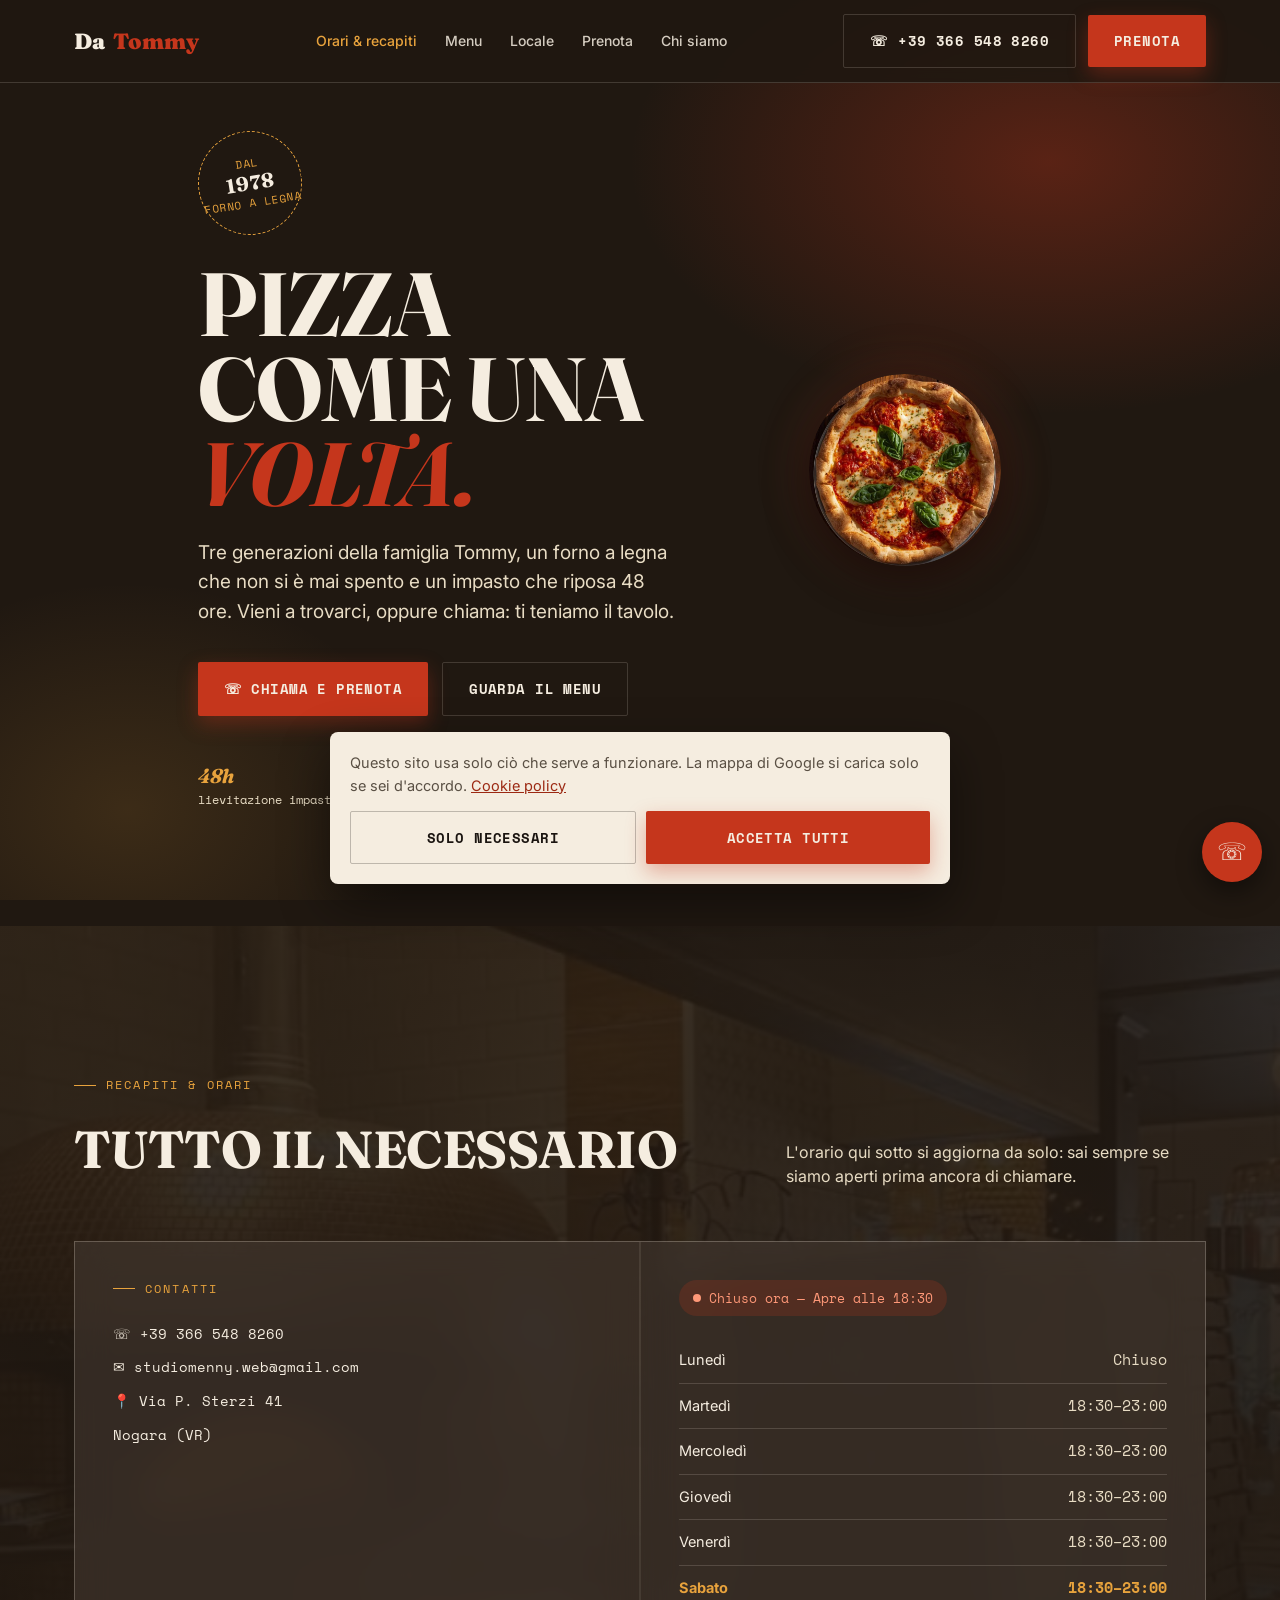
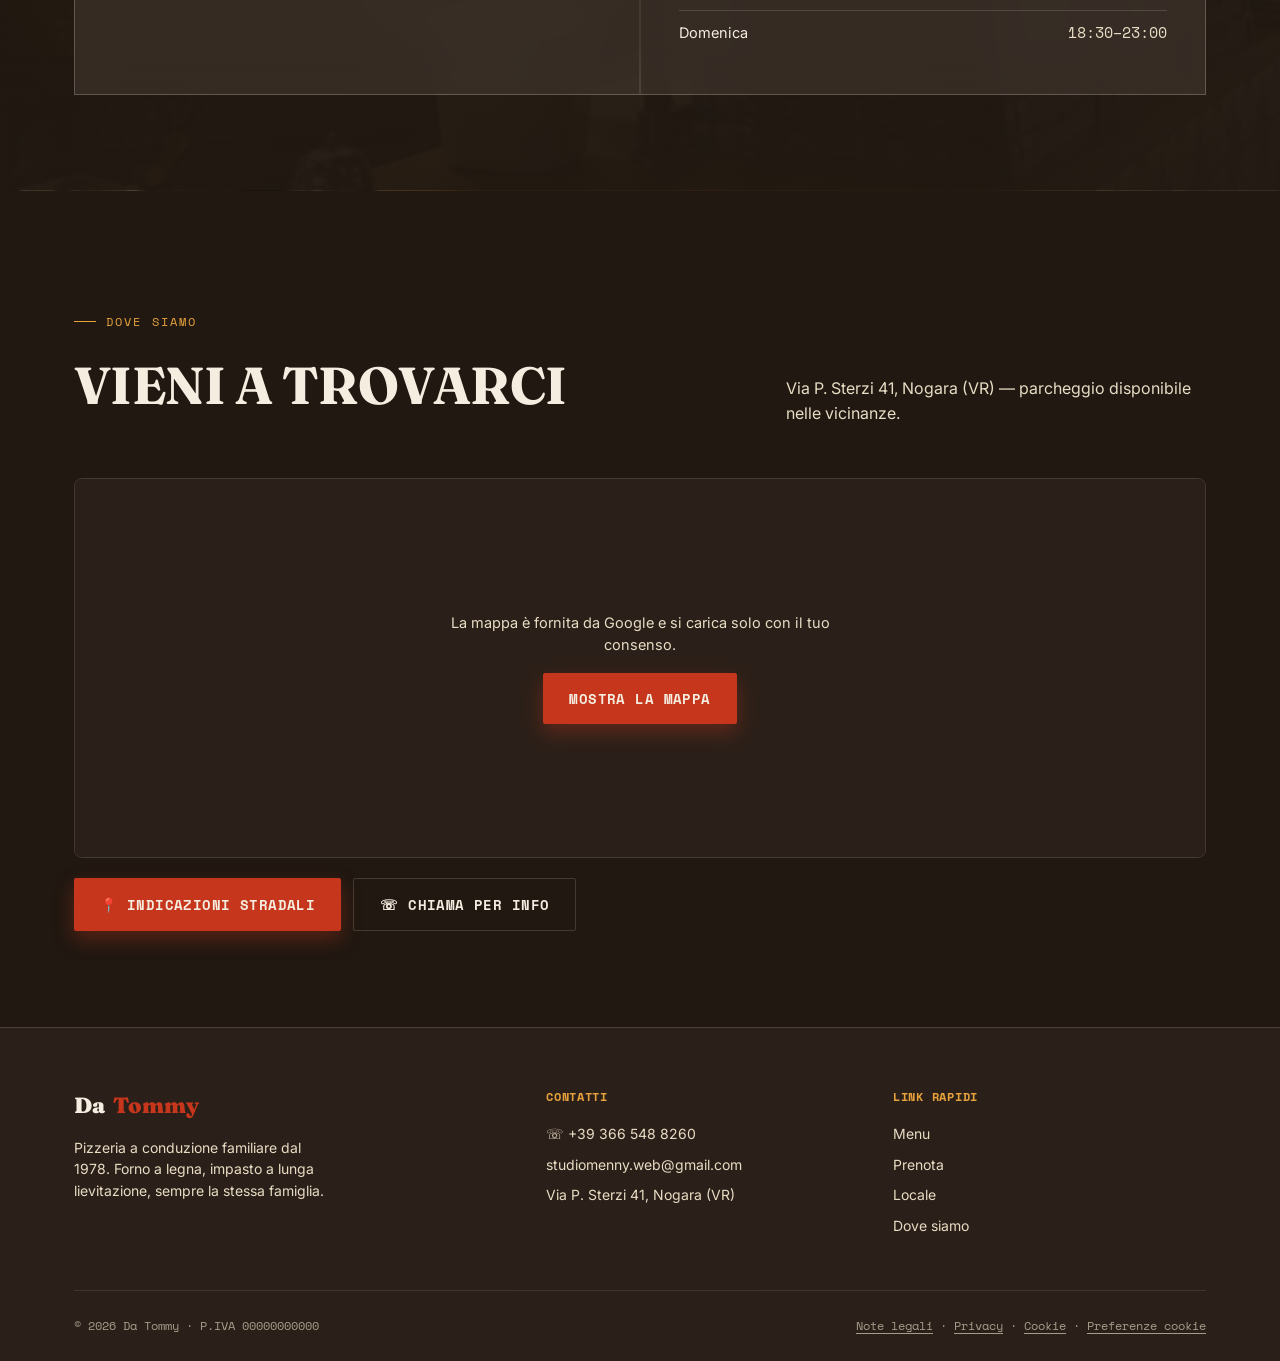
<file: index.html>
<!DOCTYPE html>
<html lang="it">
<head>
<meta charset="UTF-8">
<meta name="viewport" content="width=device-width, initial-scale=1.0">
<title>Da Tommy — Pizzeria dal 1978</title>
<link rel="icon" href="data:image/svg+xml,%3Csvg xmlns='http://www.w3.org/2000/svg' viewBox='0 0 100 100'%3E%3Ctext y='.9em' font-size='90'%3E%F0%9F%8D%95%3C/text%3E%3C/svg%3E">
<meta name="description" content="Da Tommy, pizzeria a conduzione familiare dal 1978. Forno a legna, prenotazioni, menu, orari e indicazioni stradali.">

<meta property="og:type" content="website">
<meta property="og:site_name" content="Da Tommy">
<meta property="og:title" content="Da Tommy — Pizzeria dal 1978">
<meta property="og:description" content="Pizzeria e ristorante a conduzione familiare a Nogara (VR). Forno a legna dal 1978, menu, prenotazioni e orari.">
<meta property="og:image" content="https://menny28.github.io/Da-Tommy/images/pizza_dall_alto.jpeg">
<meta property="og:url" content="https://menny28.github.io/Da-Tommy/">
<meta property="og:locale" content="it_IT">

<meta name="twitter:card" content="summary_large_image">
<meta name="twitter:title" content="Da Tommy — Pizzeria dal 1978">
<meta name="twitter:description" content="Forno a legna dal 1978. Menu, prenotazioni, orari e indicazioni stradali.">
<meta name="twitter:image" content="https://menny28.github.io/Da-Tommy/images/pizza_dall_alto.jpeg">
<link rel="preconnect" href="https://fonts.googleapis.com">
<link rel="preconnect" href="https://fonts.gstatic.com" crossorigin>
<link href="https://fonts.googleapis.com/css2?family=Fraunces:ital,opsz,wght@0,9..144,400;0,9..144,600;0,9..144,700;0,9..144,900;1,9..144,500&family=Inter:wght@400;500;600;700&family=Space+Mono:wght@400;700&display=swap" rel="stylesheet">
<link rel="stylesheet" href="style.css">
</head>
<body>

<!-- ================= TOPBAR ================= -->
<div class="topbar">
  <div class="topbar-inner">
    <a href="index.html" class="logo">Da <span>Tommy</span></a>
    <nav class="nav-links">
      <a href="index.html#orari" class="current">Orari &amp; recapiti</a>
      <a href="menu.html">Menu</a>
      <a href="galleria.html">Locale</a>
      <a href="prenota.html">Prenota</a>
      <a href="storia.html">Chi siamo</a>
    </nav>
    <div class="topbar-actions">
      <a href="tel:+393665488260" class="btn btn-outline">☏ +39 366 548 8260</a>
      <a href="prenota.html" class="btn btn-primary">Prenota</a>
    </div>
    <button class="nav-toggle" id="navToggle" aria-label="Apri menu">☰</button>
  </div>
</div>

<a href="tel:+393665488260" class="call-fab" aria-label="Chiama Da Tommy">☏</a>

<!-- ================= HERO ================= -->
<section class="hero" id="top">
  <div id="embers"></div>
  <div class="wrap hero-grid">
    <div>
      <div class="stamp">DAL<b>1978</b>FORNO A LEGNA</div>
      <h1>Pizza<br>come una<br><em>volta.</em></h1>
      <p class="lede">Tre generazioni della famiglia Tommy, un forno a legna che non si è mai spento e un impasto che riposa 48 ore. Vieni a trovarci, oppure chiama: ti teniamo il tavolo.</p>
      <div class="hero-actions">
        <a href="tel:+393665488260" class="btn btn-primary">☏ Chiama e prenota</a>
        <a href="menu.html" class="btn btn-outline">Guarda il menu</a>
      </div>
      <div class="hero-meta">
        <div><strong>48h</strong>lievitazione impasto</div>
        <div><strong>N.36</strong>pizze in carta</div>
        <div><strong>1978</strong>apertura del forno</div>
      </div>
    </div>
    <div class="oven">
      <div class="steam"></div>
      <div class="steam"></div>
      <div class="steam"></div>
      <div class="pizza-plate">
        <img src="images/pizza_dall_alto.jpeg" alt="Pizza Margherita di Da Tommy vista dall'alto">
      </div>
    </div>
  </div>
</section>
<div class="tear"></div>

<!-- ================= RECAPITI + ORARI + METEO ================= -->
<section class="section section--gap-top photo-bg" style="--bg-photo:url('images/bancone_pizzeria.jpeg')" id="orari">
  <div class="wrap">
    <div class="section-head reveal">
      <div>
        <div class="eyebrow">Recapiti &amp; orari</div>
        <h2>Tutto il necessario</h2>
      </div>
      <p>L'orario qui sotto si aggiorna da solo: sai sempre se siamo aperti prima ancora di chiamare.</p>
    </div>
    <div class="split">
      <div class="panel reveal">
        <div class="eyebrow">Contatti</div>
        <ul class="contact-list">
          <li><a href="tel:+393665488260">☏ +39 366 548 8260</a></li>
          <li><a href="mailto:studiomenny.web@gmail.com">✉ studiomenny.web@gmail.com</a></li>
          <li>📍 Via P. Sterzi 41<br>Nogara (VR)</li>
        </ul>
      </div>
      <div class="panel reveal">
        <div class="status-badge" id="statusBadge"><span class="status-dot"></span><span id="statusText">Verifica in corso…</span></div>
        <div id="hoursList"></div>
      </div>
    </div>
  </div>
</section>
<div class="tear up"></div>

<!-- ================= MAPPA ================= -->
<section class="section" id="mappa">
  <div class="wrap">
    <div class="section-head reveal">
      <div>
        <div class="eyebrow">Dove siamo</div>
        <h2>Vieni a trovarci</h2>
      </div>
      <p>Via P. Sterzi 41, Nogara (VR) — parcheggio disponibile nelle vicinanze.</p>
    </div>
    <div class="map-wrap reveal" id="mapWrap">
      <div class="map-consent" id="mapConsent">
        <p>La mappa è fornita da Google e si carica solo con il tuo consenso.</p>
        <button type="button" class="btn btn-primary" data-load-map>Mostra la mappa</button>
      </div>
    </div>
    <div class="map-actions">
      <a class="btn btn-primary" target="_blank" rel="noopener" href="https://www.google.com/maps/dir/?api=1&destination=Via+P.+Sterzi+41,+Nogara+VR">📍 Indicazioni stradali</a>
      <a class="btn btn-outline" href="tel:+393665488260">☏ Chiama per info</a>
    </div>
  </div>
</section>

<!-- ================= FOOTER ================= -->
<footer>
  <div class="wrap">
    <div class="foot-grid">
      <div>
        <div class="logo footer-logo">Da <span>Tommy</span></div>
        <p class="footer-desc">Pizzeria a conduzione familiare dal 1978. Forno a legna, impasto a lunga lievitazione, sempre la stessa famiglia.</p>
      </div>
      <div>
        <h5>Contatti</h5>
        <ul>
          <li><a href="tel:+393665488260">☏ +39 366 548 8260</a></li>
          <li><a href="mailto:studiomenny.web@gmail.com">studiomenny.web@gmail.com</a></li>
          <li>Via P. Sterzi 41, Nogara (VR)</li>
        </ul>
      </div>
      <div>
        <h5>Link rapidi</h5>
        <ul>
          <li><a href="menu.html">Menu</a></li>
          <li><a href="prenota.html">Prenota</a></li>
          <li><a href="galleria.html">Locale</a></li>
          <li><a href="index.html#mappa">Dove siamo</a></li>
        </ul>
      </div>
    </div>
    <div class="foot-bottom">
      <span>© <span id="year"></span> Da Tommy · P.IVA 00000000000</span>
      <span class="foot-legal"><a href="legale.html#note-legali">Note legali</a> · <a href="legale.html#privacy">Privacy</a> · <a href="legale.html#cookie">Cookie</a> · <button type="button" data-cookie-prefs>Preferenze cookie</button></span>
    </div>
  </div>
</footer>

<script src="script.js"></script>
</body>
</html>
</file>
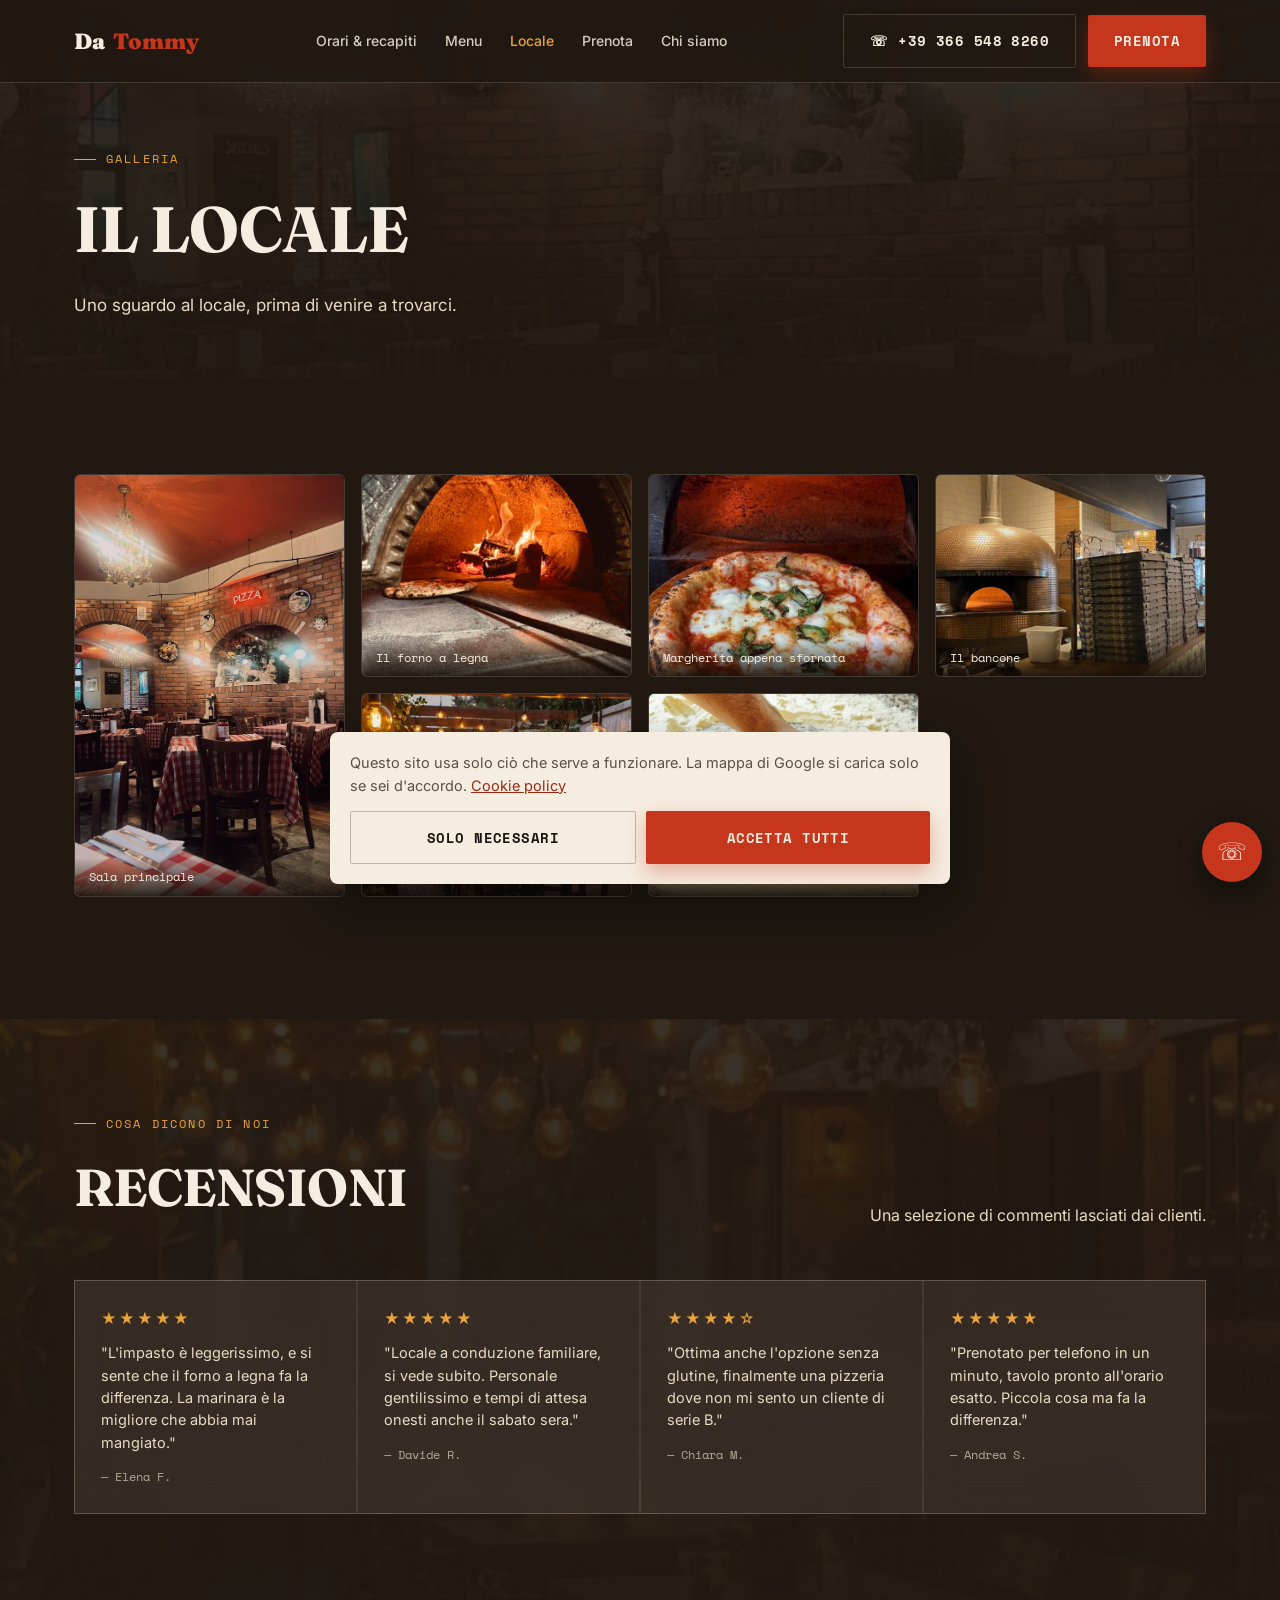
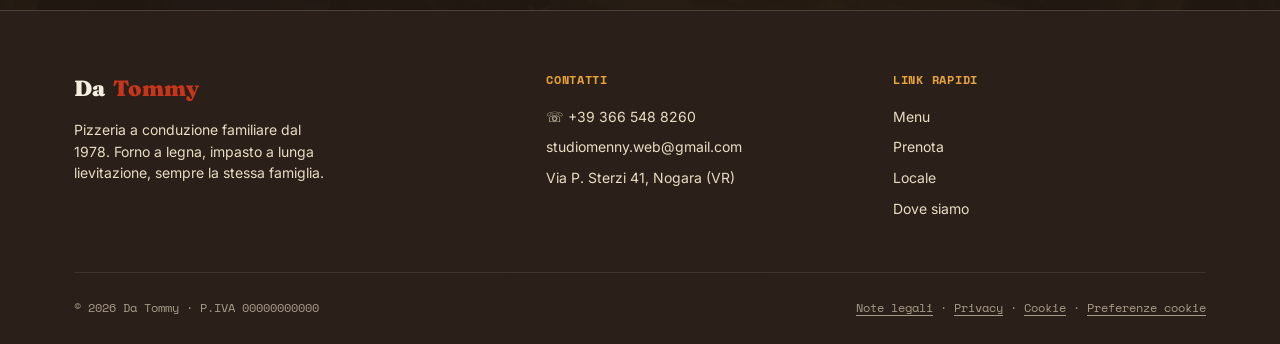
<file: galleria.html>
<!DOCTYPE html>
<html lang="it">
<head>
<meta charset="UTF-8">
<meta name="viewport" content="width=device-width, initial-scale=1.0">
<title>Il locale — Da Tommy</title>
<link rel="icon" href="data:image/svg+xml,%3Csvg xmlns='http://www.w3.org/2000/svg' viewBox='0 0 100 100'%3E%3Ctext y='.9em' font-size='90'%3E%F0%9F%8D%95%3C/text%3E%3C/svg%3E">
<meta name="description" content="Uno sguardo al locale di Da Tommy: sala, forno a legna e ambiente, a Nogara (VR).">

<meta property="og:type" content="website">
<meta property="og:site_name" content="Da Tommy">
<meta property="og:title" content="Il locale — Da Tommy">
<meta property="og:description" content="Sala, forno a legna e ambiente della pizzeria Da Tommy.">
<meta property="og:image" content="https://menny28.github.io/Da-Tommy/images/sala.jpeg">
<meta property="og:url" content="https://menny28.github.io/Da-Tommy/galleria.html">
<meta property="og:locale" content="it_IT">
<meta name="twitter:card" content="summary_large_image">
<meta name="twitter:image" content="https://menny28.github.io/Da-Tommy/images/sala.jpeg">

<link rel="preconnect" href="https://fonts.googleapis.com">
<link rel="preconnect" href="https://fonts.gstatic.com" crossorigin>
<link href="https://fonts.googleapis.com/css2?family=Fraunces:ital,opsz,wght@0,9..144,400;0,9..144,600;0,9..144,700;0,9..144,900;1,9..144,500&family=Inter:wght@400;500;600;700&family=Space+Mono:wght@400;700&display=swap" rel="stylesheet">
<link rel="stylesheet" href="style.css">
</head>
<body>

<div class="topbar">
  <div class="topbar-inner">
    <a href="index.html" class="logo">Da <span>Tommy</span></a>
    <nav class="nav-links">
      <a href="index.html#orari">Orari &amp; recapiti</a>
      <a href="menu.html">Menu</a>
      <a href="galleria.html" class="current">Locale</a>
      <a href="prenota.html">Prenota</a>
      <a href="storia.html">Chi siamo</a>
    </nav>
    <div class="topbar-actions">
      <a href="tel:+393665488260" class="btn btn-outline">☏ +39 366 548 8260</a>
      <a href="prenota.html" class="btn btn-primary">Prenota</a>
    </div>
    <button class="nav-toggle" id="navToggle" aria-label="Apri menu">☰</button>
  </div>
</div>

<a href="tel:+393665488260" class="call-fab" aria-label="Chiama Da Tommy">☏</a>

<section class="page-hero photo-bg" style="--bg-photo:url('images/sala.jpeg')">
  <div class="wrap">
    <div class="eyebrow">Galleria</div>
    <h1>Il locale</h1>
    <p>Uno sguardo al locale, prima di venire a trovarci.</p>
  </div>
</section>

<section class="section" id="galleria">
  <div class="wrap">
    <div class="gallery-grid" id="galleryGrid"></div>
  </div>
</section>
<div class="tear up"></div>

<!-- ================= RECENSIONI ================= -->
<section class="section photo-bg" style="--bg-photo:url('images/dehors_pizzeria.jpeg')" id="recensioni">
  <div class="wrap">
    <div class="section-head reveal">
      <div>
        <div class="eyebrow">Cosa dicono di noi</div>
        <h2>Recensioni</h2>
      </div>
      <p>Una selezione di commenti lasciati dai clienti.</p>
    </div>
    <div class="reviews-track">
      <div class="review-card reveal"><div class="stars">★★★★★</div><p>"L'impasto è leggerissimo, e si sente che il forno a legna fa la differenza. La marinara è la migliore che abbia mai mangiato."</p><div class="review-who">— Elena F.</div></div>
      <div class="review-card reveal"><div class="stars">★★★★★</div><p>"Locale a conduzione familiare, si vede subito. Personale gentilissimo e tempi di attesa onesti anche il sabato sera."</p><div class="review-who">— Davide R.</div></div>
      <div class="review-card reveal"><div class="stars">★★★★☆</div><p>"Ottima anche l'opzione senza glutine, finalmente una pizzeria dove non mi sento un cliente di serie B."</p><div class="review-who">— Chiara M.</div></div>
      <div class="review-card reveal"><div class="stars">★★★★★</div><p>"Prenotato per telefono in un minuto, tavolo pronto all'orario esatto. Piccola cosa ma fa la differenza."</p><div class="review-who">— Andrea S.</div></div>
    </div>
  </div>
</section>

<footer>
  <div class="wrap">
    <div class="foot-grid">
      <div>
        <div class="logo footer-logo">Da <span>Tommy</span></div>
        <p class="footer-desc">Pizzeria a conduzione familiare dal 1978. Forno a legna, impasto a lunga lievitazione, sempre la stessa famiglia.</p>
      </div>
      <div>
        <h5>Contatti</h5>
        <ul>
          <li><a href="tel:+393665488260">☏ +39 366 548 8260</a></li>
          <li><a href="mailto:studiomenny.web@gmail.com">studiomenny.web@gmail.com</a></li>
          <li>Via P. Sterzi 41, Nogara (VR)</li>
        </ul>
      </div>
      <div>
        <h5>Link rapidi</h5>
        <ul>
          <li><a href="menu.html">Menu</a></li>
          <li><a href="prenota.html">Prenota</a></li>
          <li><a href="galleria.html">Locale</a></li>
          <li><a href="index.html#mappa">Dove siamo</a></li>
        </ul>
      </div>
    </div>
    <div class="foot-bottom">
      <span>© <span id="year"></span> Da Tommy · P.IVA 00000000000</span>
      <span class="foot-legal"><a href="legale.html#note-legali">Note legali</a> · <a href="legale.html#privacy">Privacy</a> · <a href="legale.html#cookie">Cookie</a> · <button type="button" data-cookie-prefs>Preferenze cookie</button></span>
    </div>
  </div>
</footer>

<script src="script.js"></script>
</body>
</html>
</file>
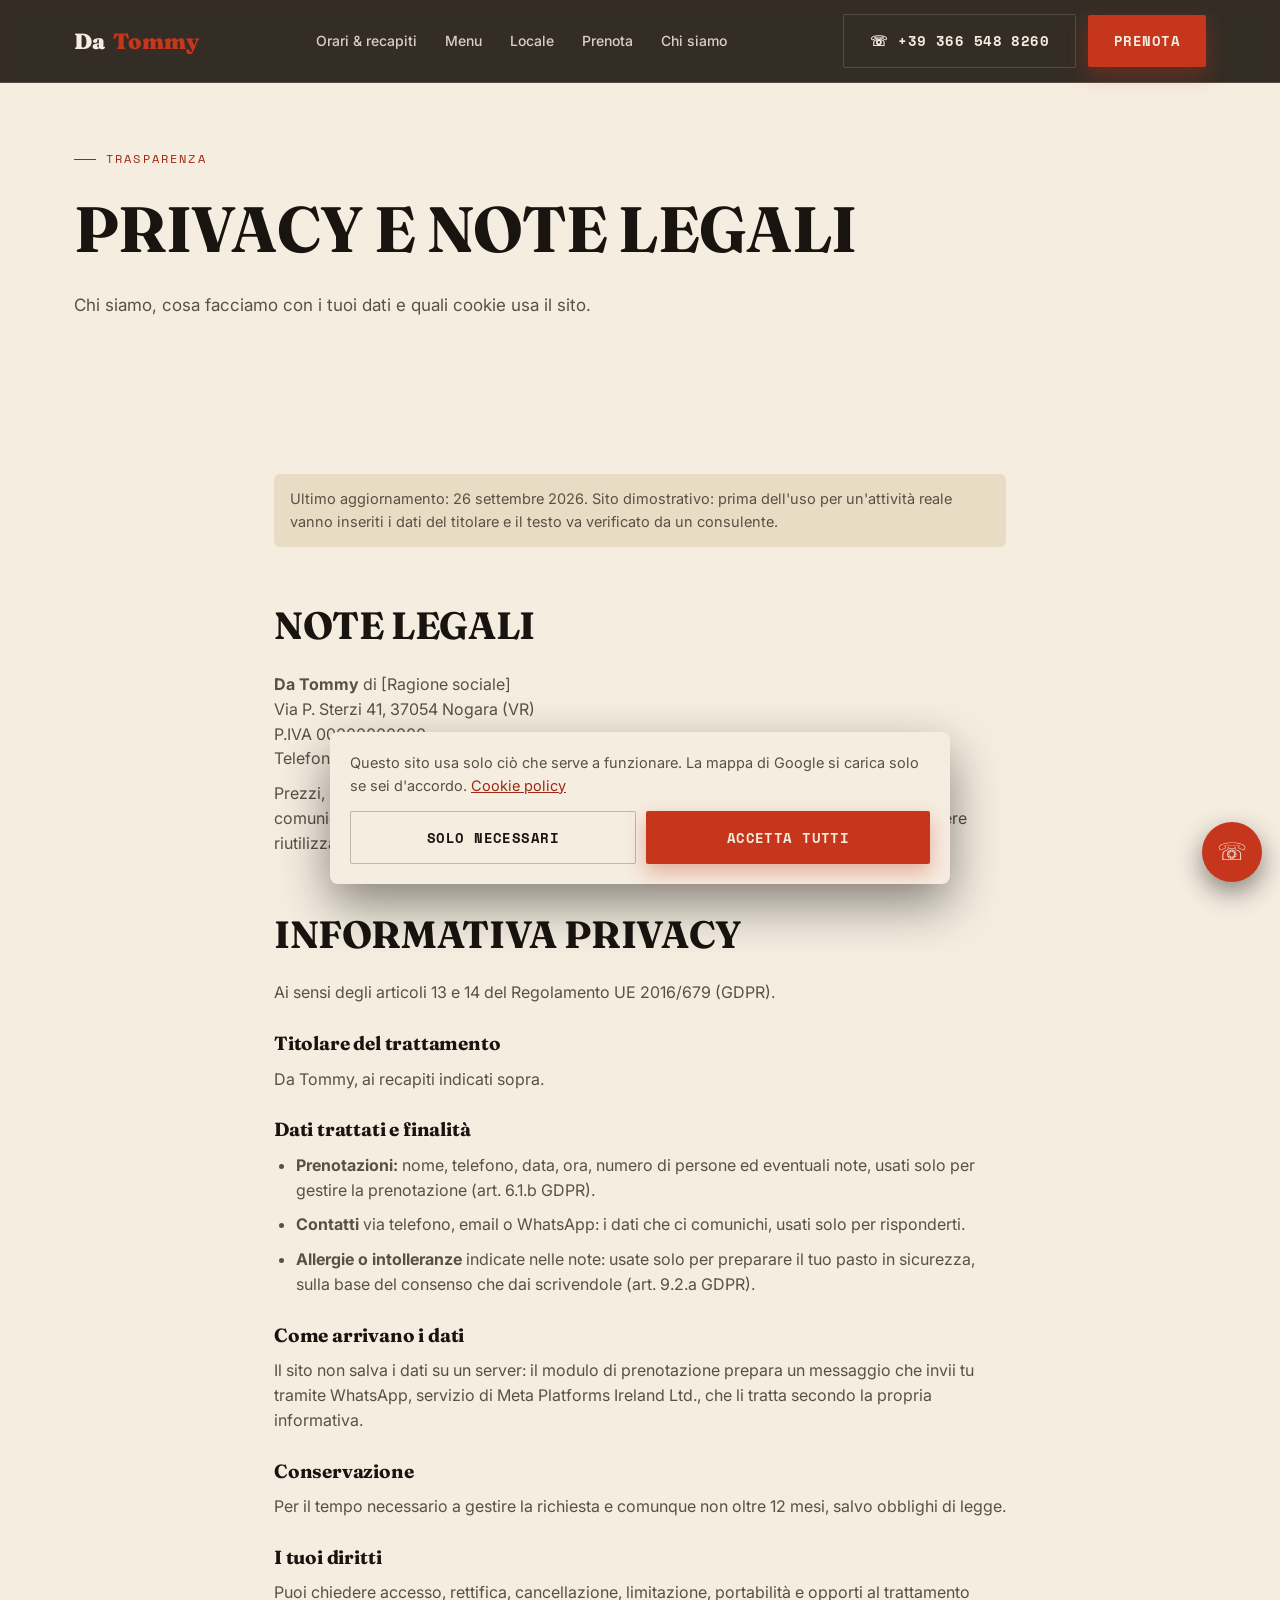
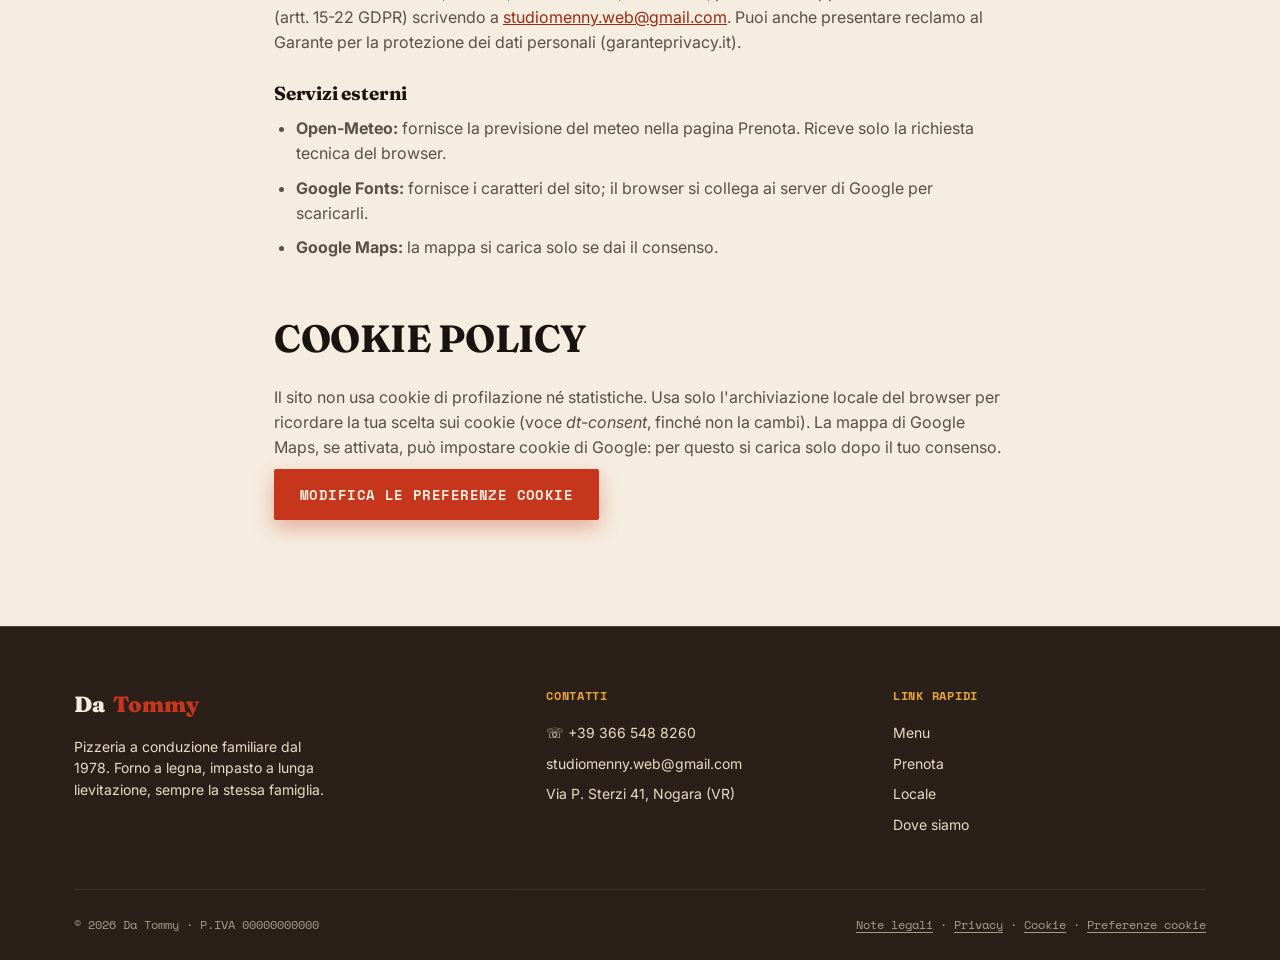
<file: legale.html>
<!DOCTYPE html>
<html lang="it">
<head>
<meta charset="UTF-8">
<meta name="viewport" content="width=device-width, initial-scale=1.0">
<title>Privacy e note legali — Da Tommy</title>
<link rel="icon" href="data:image/svg+xml,%3Csvg xmlns='http://www.w3.org/2000/svg' viewBox='0 0 100 100'%3E%3Ctext y='.9em' font-size='90'%3E%F0%9F%8D%95%3C/text%3E%3C/svg%3E">
<meta name="description" content="Note legali, informativa privacy e cookie policy del sito Da Tommy.">
<meta name="robots" content="noindex,follow">

<meta property="og:type" content="website">
<meta property="og:site_name" content="Da Tommy">
<meta property="og:title" content="Privacy e note legali — Da Tommy">
<meta property="og:description" content="Tre generazioni, un solo forno a legna: la storia della famiglia Tommy dal 1978 a oggi.">
<meta property="og:image" content="https://menny28.github.io/Da-Tommy/images/forno_a_legna.jpeg">
<meta property="og:url" content="https://menny28.github.io/Da-Tommy/legale.html">
<meta property="og:locale" content="it_IT">
<meta name="twitter:card" content="summary_large_image">
<meta name="twitter:image" content="https://menny28.github.io/Da-Tommy/images/forno_a_legna.jpeg">

<link rel="preconnect" href="https://fonts.googleapis.com">
<link rel="preconnect" href="https://fonts.gstatic.com" crossorigin>
<link href="https://fonts.googleapis.com/css2?family=Fraunces:ital,opsz,wght@0,9..144,400;0,9..144,600;0,9..144,700;0,9..144,900;1,9..144,500&family=Inter:wght@400;500;600;700&family=Space+Mono:wght@400;700&display=swap" rel="stylesheet">
<link rel="stylesheet" href="style.css">
</head>
<body>

<div class="topbar">
  <div class="topbar-inner">
    <a href="index.html" class="logo">Da <span>Tommy</span></a>
    <nav class="nav-links">
      <a href="index.html#orari">Orari &amp; recapiti</a>
      <a href="menu.html">Menu</a>
      <a href="galleria.html">Locale</a>
      <a href="prenota.html">Prenota</a>
      <a href="storia.html">Chi siamo</a>
    </nav>
    <div class="topbar-actions">
      <a href="tel:+393665488260" class="btn btn-outline">☏ +39 366 548 8260</a>
      <a href="prenota.html" class="btn btn-primary">Prenota</a>
    </div>
    <button class="nav-toggle" id="navToggle" aria-label="Apri menu">☰</button>
  </div>
</div>

<a href="tel:+393665488260" class="call-fab" aria-label="Chiama Da Tommy">☏</a>

<section class="page-hero on-farina">
  <div class="wrap">
    <div class="eyebrow">Trasparenza</div>
    <h1>Privacy e note legali</h1>
    <p>Chi siamo, cosa facciamo con i tuoi dati e quali cookie usa il sito.</p>
  </div>
</section>

<section class="section on-farina legal">
  <div class="wrap legal-wrap">
    <p class="legal-note">Ultimo aggiornamento: 26 settembre 2026. Sito dimostrativo: prima dell'uso per un'attività reale vanno inseriti i dati del titolare e il testo va verificato da un consulente.</p>

    <h2 id="note-legali">Note legali</h2>
    <p><strong>Da Tommy</strong> di [Ragione sociale]<br>Via P. Sterzi 41, 37054 Nogara (VR)<br>P.IVA 00000000000<br>Telefono <a href="tel:+393665488260">+39 366 548 8260</a> · Email <a href="mailto:studiomenny.web@gmail.com">studiomenny.web@gmail.com</a></p>
    <p>Prezzi, piatti e orari sono indicativi e possono cambiare senza preavviso: fanno fede quelli comunicati in locale o al telefono. Le fotografie appartengono al locale e non possono essere riutilizzate senza autorizzazione.</p>

    <h2 id="privacy">Informativa privacy</h2>
    <p>Ai sensi degli articoli 13 e 14 del Regolamento UE 2016/679 (GDPR).</p>
    <h3>Titolare del trattamento</h3>
    <p>Da Tommy, ai recapiti indicati sopra.</p>
    <h3>Dati trattati e finalità</h3>
    <ul>
      <li><strong>Prenotazioni:</strong> nome, telefono, data, ora, numero di persone ed eventuali note, usati solo per gestire la prenotazione (art. 6.1.b GDPR).</li>
      <li><strong>Contatti</strong> via telefono, email o WhatsApp: i dati che ci comunichi, usati solo per risponderti.</li>
      <li><strong>Allergie o intolleranze</strong> indicate nelle note: usate solo per preparare il tuo pasto in sicurezza, sulla base del consenso che dai scrivendole (art. 9.2.a GDPR).</li>
    </ul>
    <h3>Come arrivano i dati</h3>
    <p>Il sito non salva i dati su un server: il modulo di prenotazione prepara un messaggio che invii tu tramite WhatsApp, servizio di Meta Platforms Ireland Ltd., che li tratta secondo la propria informativa.</p>
    <h3>Conservazione</h3>
    <p>Per il tempo necessario a gestire la richiesta e comunque non oltre 12 mesi, salvo obblighi di legge.</p>
    <h3>I tuoi diritti</h3>
    <p>Puoi chiedere accesso, rettifica, cancellazione, limitazione, portabilità e opporti al trattamento (artt. 15-22 GDPR) scrivendo a <a href="mailto:studiomenny.web@gmail.com">studiomenny.web@gmail.com</a>. Puoi anche presentare reclamo al Garante per la protezione dei dati personali (garanteprivacy.it).</p>
    <h3>Servizi esterni</h3>
    <ul>
      <li><strong>Open-Meteo:</strong> fornisce la previsione del meteo nella pagina Prenota. Riceve solo la richiesta tecnica del browser.</li>
      <li><strong>Google Fonts:</strong> fornisce i caratteri del sito; il browser si collega ai server di Google per scaricarli.</li>
      <li><strong>Google Maps:</strong> la mappa si carica solo se dai il consenso.</li>
    </ul>

    <h2 id="cookie">Cookie policy</h2>
    <p>Il sito non usa cookie di profilazione né statistiche. Usa solo l'archiviazione locale del browser per ricordare la tua scelta sui cookie (voce <em>dt-consent</em>, finché non la cambi). La mappa di Google Maps, se attivata, può impostare cookie di Google: per questo si carica solo dopo il tuo consenso.</p>
    <p><button type="button" class="btn btn-primary" data-cookie-prefs>Modifica le preferenze cookie</button></p>
  </div>
</section>

<footer>
  <div class="wrap">
    <div class="foot-grid">
      <div>
        <div class="logo footer-logo">Da <span>Tommy</span></div>
        <p class="footer-desc">Pizzeria a conduzione familiare dal 1978. Forno a legna, impasto a lunga lievitazione, sempre la stessa famiglia.</p>
      </div>
      <div>
        <h5>Contatti</h5>
        <ul>
          <li><a href="tel:+393665488260">☏ +39 366 548 8260</a></li>
          <li><a href="mailto:studiomenny.web@gmail.com">studiomenny.web@gmail.com</a></li>
          <li>Via P. Sterzi 41, Nogara (VR)</li>
        </ul>
      </div>
      <div>
        <h5>Link rapidi</h5>
        <ul>
          <li><a href="menu.html">Menu</a></li>
          <li><a href="prenota.html">Prenota</a></li>
          <li><a href="galleria.html">Locale</a></li>
          <li><a href="index.html#mappa">Dove siamo</a></li>
        </ul>
      </div>
    </div>
    <div class="foot-bottom">
      <span>© <span id="year"></span> Da Tommy · P.IVA 00000000000</span>
      <span class="foot-legal"><a href="legale.html#note-legali">Note legali</a> · <a href="legale.html#privacy">Privacy</a> · <a href="legale.html#cookie">Cookie</a> · <button type="button" data-cookie-prefs>Preferenze cookie</button></span>
    </div>
  </div>
</footer>

<script src="script.js"></script>
</body>
</html>
</file>
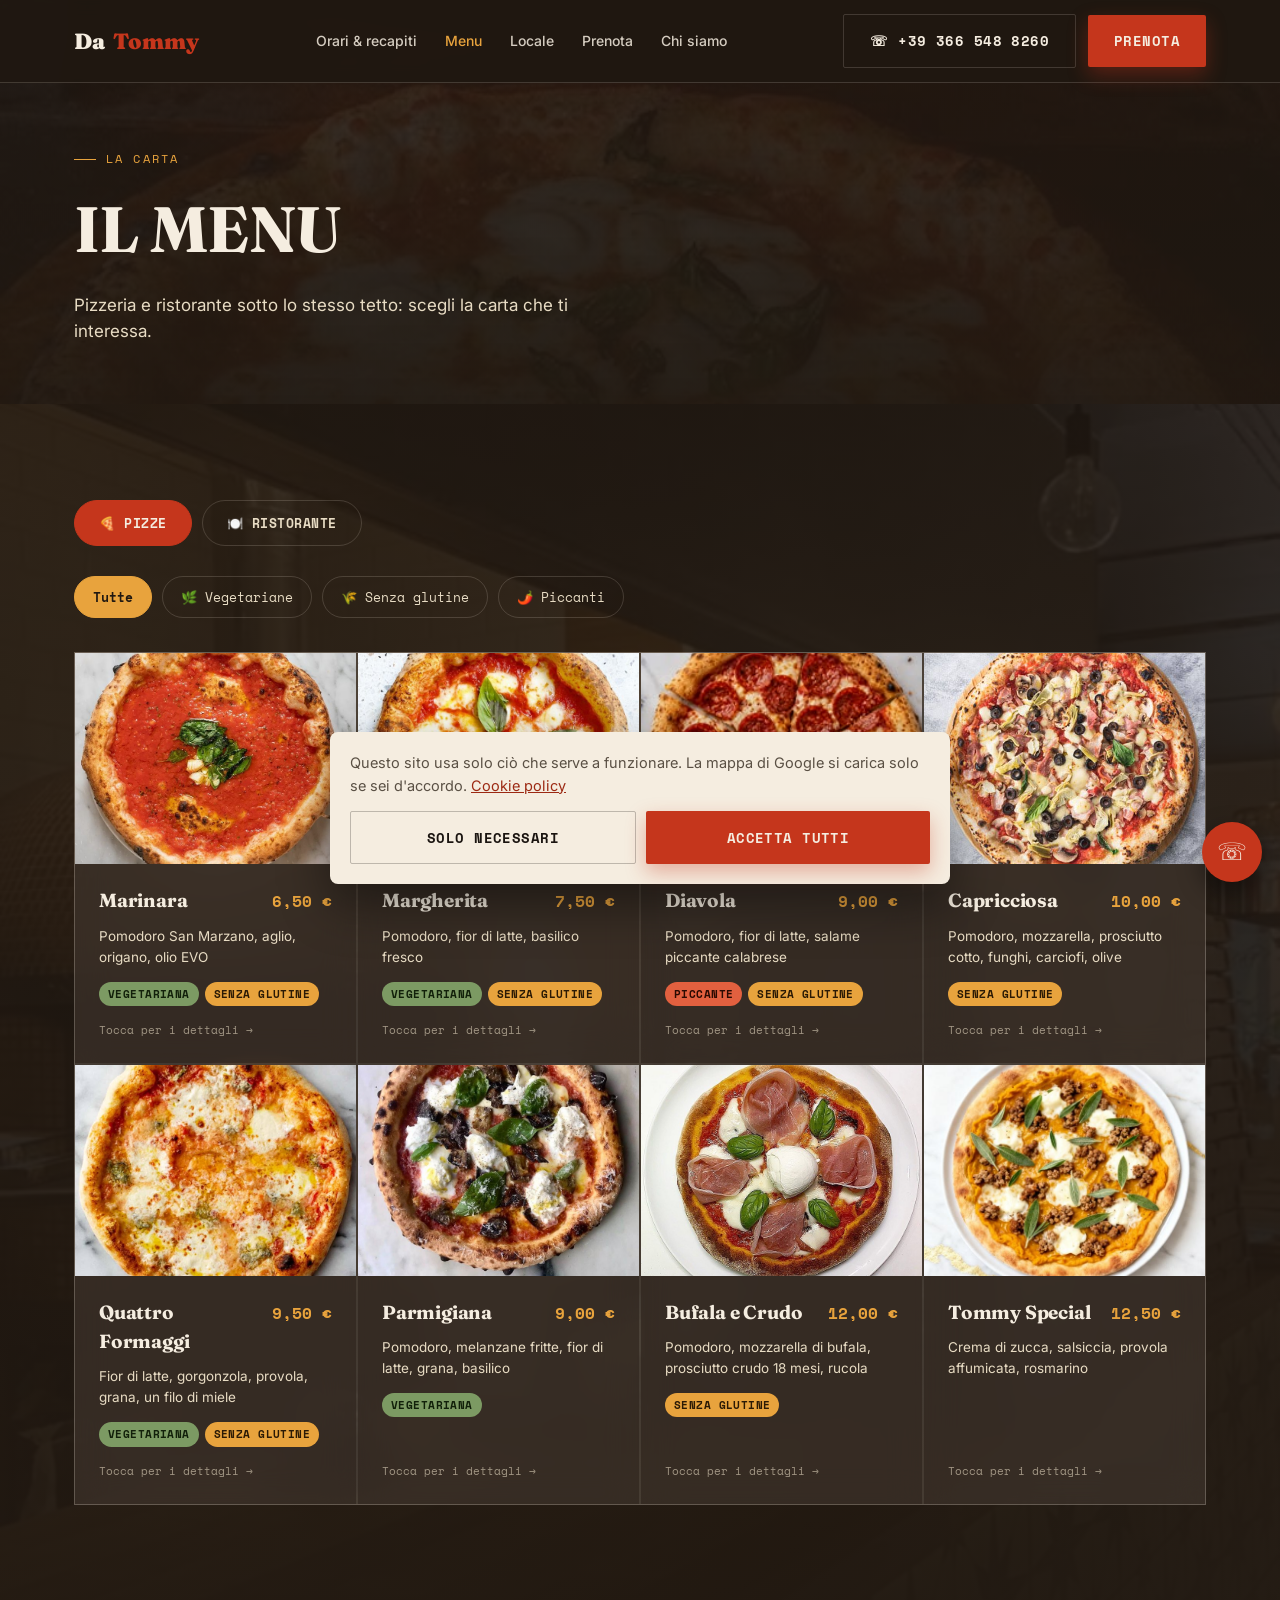
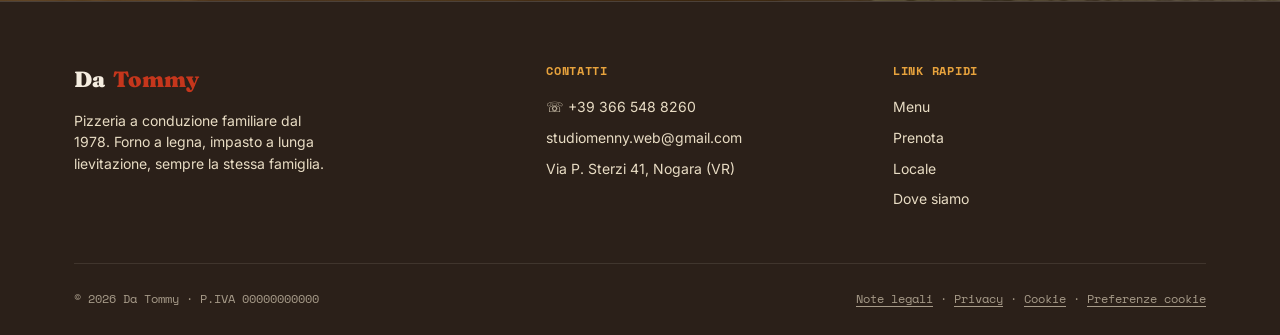
<file: menu.html>
<!DOCTYPE html>
<html lang="it">
<head>
<meta charset="UTF-8">
<meta name="viewport" content="width=device-width, initial-scale=1.0">
<title>Menu — Da Tommy</title>
<link rel="icon" href="data:image/svg+xml,%3Csvg xmlns='http://www.w3.org/2000/svg' viewBox='0 0 100 100'%3E%3Ctext y='.9em' font-size='90'%3E%F0%9F%8D%95%3C/text%3E%3C/svg%3E">
<meta name="description" content="Il menu di Da Tommy: pizze cotte nel forno a legna e piatti del ristorante, primi e secondi.">

<meta property="og:type" content="website">
<meta property="og:site_name" content="Da Tommy">
<meta property="og:title" content="Menu — Da Tommy">
<meta property="og:description" content="Pizze e piatti del ristorante Da Tommy, forno a legna dal 1978.">
<meta property="og:image" content="https://menny28.github.io/Da-Tommy/images/pizza_dall_alto.jpeg">
<meta property="og:url" content="https://menny28.github.io/Da-Tommy/menu.html">
<meta property="og:locale" content="it_IT">
<meta name="twitter:card" content="summary_large_image">
<meta name="twitter:image" content="https://menny28.github.io/Da-Tommy/images/pizza_dall_alto.jpeg">

<link rel="preconnect" href="https://fonts.googleapis.com">
<link rel="preconnect" href="https://fonts.gstatic.com" crossorigin>
<link href="https://fonts.googleapis.com/css2?family=Fraunces:ital,opsz,wght@0,9..144,400;0,9..144,600;0,9..144,700;0,9..144,900;1,9..144,500&family=Inter:wght@400;500;600;700&family=Space+Mono:wght@400;700&display=swap" rel="stylesheet">
<link rel="stylesheet" href="style.css">
</head>
<body>

<div class="topbar">
  <div class="topbar-inner">
    <a href="index.html" class="logo">Da <span>Tommy</span></a>
    <nav class="nav-links">
      <a href="index.html#orari">Orari &amp; recapiti</a>
      <a href="menu.html" class="current">Menu</a>
      <a href="galleria.html">Locale</a>
      <a href="prenota.html">Prenota</a>
      <a href="storia.html">Chi siamo</a>
    </nav>
    <div class="topbar-actions">
      <a href="tel:+393665488260" class="btn btn-outline">☏ +39 366 548 8260</a>
      <a href="prenota.html" class="btn btn-primary">Prenota</a>
    </div>
    <button class="nav-toggle" id="navToggle" aria-label="Apri menu">☰</button>
  </div>
</div>

<a href="tel:+393665488260" class="call-fab" aria-label="Chiama Da Tommy">☏</a>

<section class="page-hero photo-bg" style="--bg-photo:url('images/margherita_appena_sfornata.jpeg')">
  <div class="wrap">
    <div class="eyebrow">La carta</div>
    <h1>Il menu</h1>
    <p>Pizzeria e ristorante sotto lo stesso tetto: scegli la carta che ti interessa.</p>
  </div>
</section>

<section class="section photo-bg" style="--bg-photo:url('images/bancone_pizzeria.jpeg')" id="menu">
  <div class="wrap">
    <div class="menu-tabs" id="menuTabs">
      <button class="tab-btn active" data-tab="pizze">🍕 Pizze</button>
      <button class="tab-btn" data-tab="ristorante">🍽️ Ristorante</button>
    </div>

    <div id="pizzeWrap">
      <div class="filters" id="filters">
        <button class="chip active" data-filter="tutte">Tutte</button>
        <button class="chip" data-filter="veg">🌿 Vegetariane</button>
        <button class="chip" data-filter="gf">🌾 Senza glutine</button>
        <button class="chip" data-filter="hot">🌶️ Piccanti</button>
      </div>
      <div class="menu-grid" id="menuGrid"></div>
    </div>

    <div id="ristoranteWrap" style="display:none;">
      <div id="ristoranteGrid"></div>
    </div>
  </div>
</section>

<div class="modal-backdrop" id="modalBackdrop">
  <div class="modal">
    <button class="modal-close" id="modalClose">✕</button>
    <div class="modal-photo" id="modalPhoto">
      <svg viewBox="0 0 24 24" fill="none" stroke="currentColor" stroke-width="1.5" width="34" height="34"><rect x="3" y="5" width="18" height="14" rx="2"/><circle cx="9" cy="11" r="2"/><path d="M21 15l-5-4-4 4-3-2-6 5"/></svg>
      <span>Foto in arrivo</span>
    </div>
    <div class="modal-body">
      <h3 id="modalName"></h3>
      <div class="modal-price" id="modalPrice"></div>
      <p id="modalDesc"></p>
      <div class="tags" id="modalTags"></div>
    </div>
  </div>
</div>

<footer>
  <div class="wrap">
    <div class="foot-grid">
      <div>
        <div class="logo footer-logo">Da <span>Tommy</span></div>
        <p class="footer-desc">Pizzeria a conduzione familiare dal 1978. Forno a legna, impasto a lunga lievitazione, sempre la stessa famiglia.</p>
      </div>
      <div>
        <h5>Contatti</h5>
        <ul>
          <li><a href="tel:+393665488260">☏ +39 366 548 8260</a></li>
          <li><a href="mailto:studiomenny.web@gmail.com">studiomenny.web@gmail.com</a></li>
          <li>Via P. Sterzi 41, Nogara (VR)</li>
        </ul>
      </div>
      <div>
        <h5>Link rapidi</h5>
        <ul>
          <li><a href="menu.html">Menu</a></li>
          <li><a href="prenota.html">Prenota</a></li>
          <li><a href="galleria.html">Locale</a></li>
          <li><a href="index.html#mappa">Dove siamo</a></li>
        </ul>
      </div>
    </div>
    <div class="foot-bottom">
      <span>© <span id="year"></span> Da Tommy · P.IVA 00000000000</span>
      <span class="foot-legal"><a href="legale.html#note-legali">Note legali</a> · <a href="legale.html#privacy">Privacy</a> · <a href="legale.html#cookie">Cookie</a> · <button type="button" data-cookie-prefs>Preferenze cookie</button></span>
    </div>
  </div>
</footer>

<script src="script.js"></script>
</body>
</html>
</file>
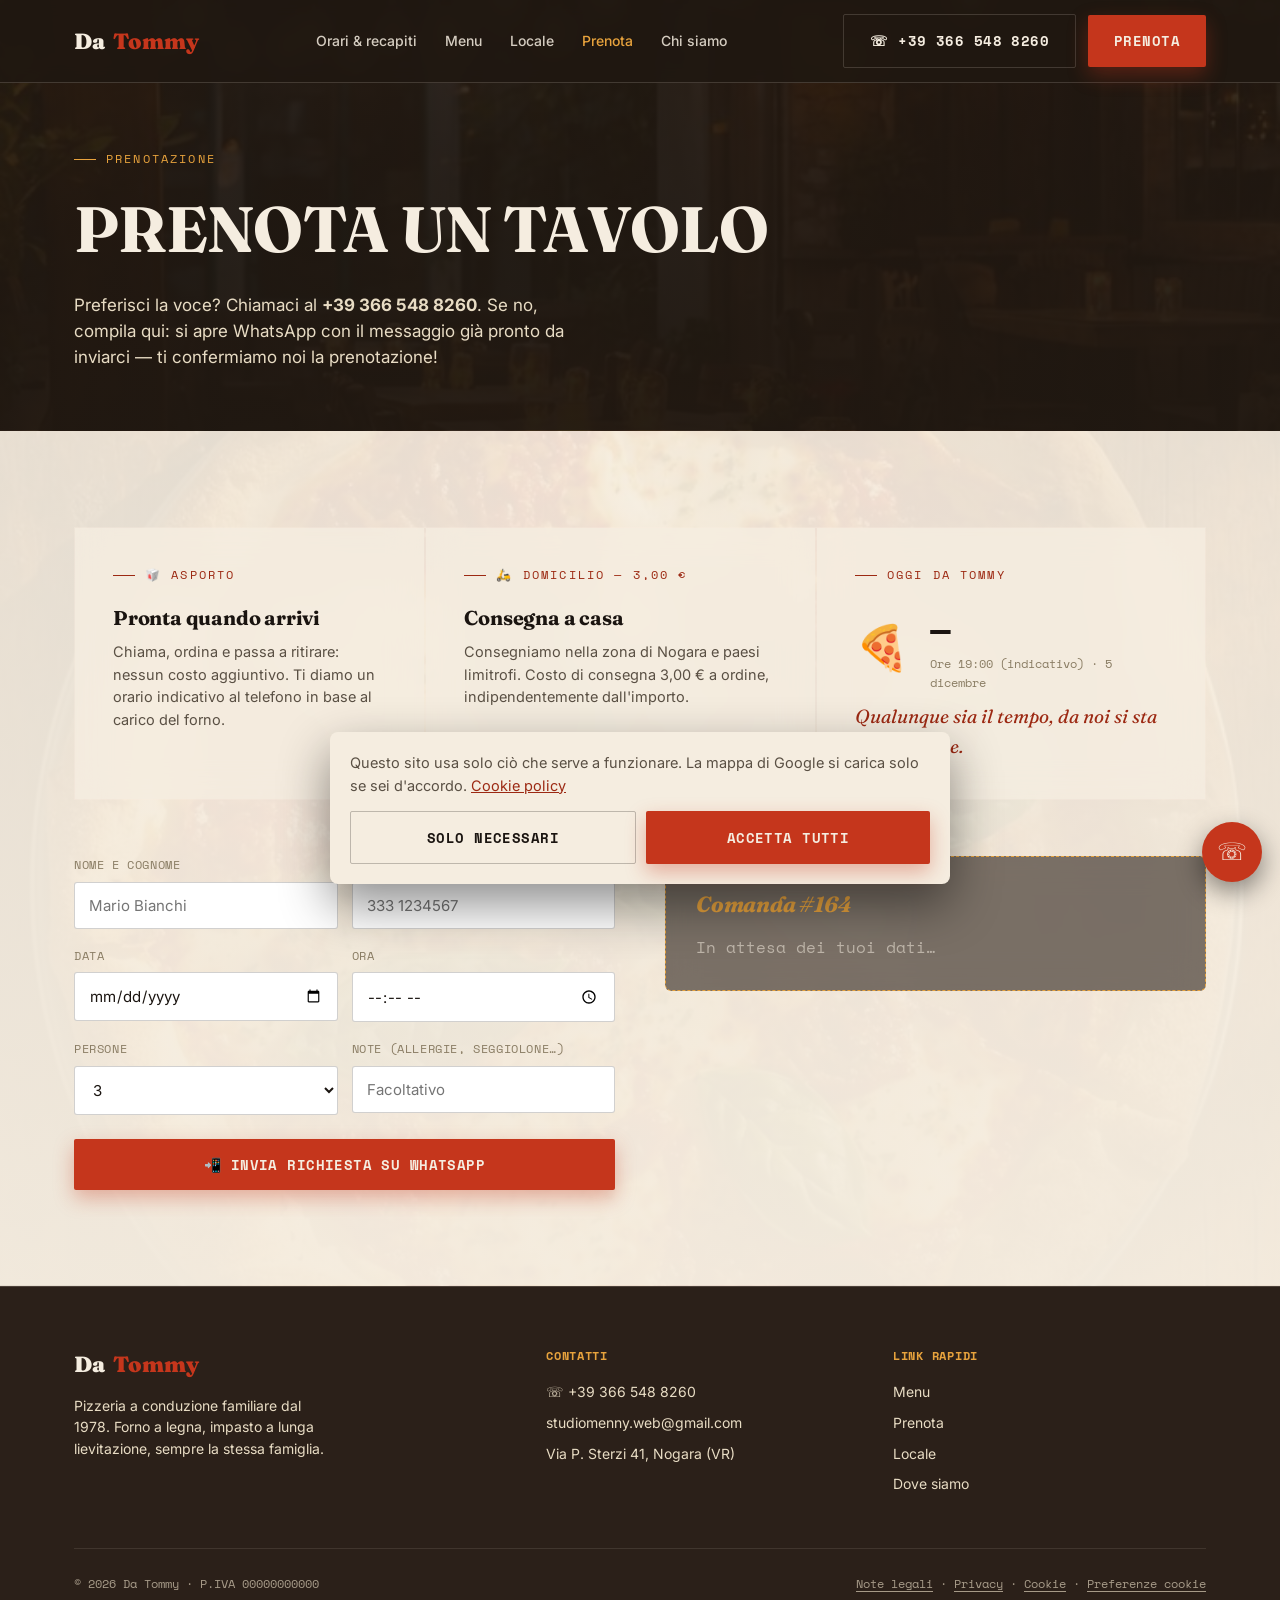
<file: prenota.html>
<!DOCTYPE html>
<html lang="it">
<head>
<meta charset="UTF-8">
<meta name="viewport" content="width=device-width, initial-scale=1.0">
<title>Prenota — Da Tommy</title>
<link rel="icon" href="data:image/svg+xml,%3Csvg xmlns='http://www.w3.org/2000/svg' viewBox='0 0 100 100'%3E%3Ctext y='.9em' font-size='90'%3E%F0%9F%8D%95%3C/text%3E%3C/svg%3E">
<meta name="description" content="Prenota un tavolo da Da Tommy per telefono o WhatsApp. Asporto e consegna a domicilio a Nogara (VR).">

<meta property="og:type" content="website">
<meta property="og:site_name" content="Da Tommy">
<meta property="og:title" content="Prenota — Da Tommy">
<meta property="og:description" content="Prenota un tavolo, ordina in asporto o a domicilio da Da Tommy.">
<meta property="og:image" content="https://menny28.github.io/Da-Tommy/images/pizza_dall_alto.jpeg">
<meta property="og:url" content="https://menny28.github.io/Da-Tommy/prenota.html">
<meta property="og:locale" content="it_IT">
<meta name="twitter:card" content="summary_large_image">
<meta name="twitter:image" content="https://menny28.github.io/Da-Tommy/images/pizza_dall_alto.jpeg">

<link rel="preconnect" href="https://fonts.googleapis.com">
<link rel="preconnect" href="https://fonts.gstatic.com" crossorigin>
<link href="https://fonts.googleapis.com/css2?family=Fraunces:ital,opsz,wght@0,9..144,400;0,9..144,600;0,9..144,700;0,9..144,900;1,9..144,500&family=Inter:wght@400;500;600;700&family=Space+Mono:wght@400;700&display=swap" rel="stylesheet">
<link rel="stylesheet" href="style.css">
</head>
<body>

<div class="topbar">
  <div class="topbar-inner">
    <a href="index.html" class="logo">Da <span>Tommy</span></a>
    <nav class="nav-links">
      <a href="index.html#orari">Orari &amp; recapiti</a>
      <a href="menu.html">Menu</a>
      <a href="galleria.html">Locale</a>
      <a href="prenota.html" class="current">Prenota</a>
      <a href="storia.html">Chi siamo</a>
    </nav>
    <div class="topbar-actions">
      <a href="tel:+393665488260" class="btn btn-outline">☏ +39 366 548 8260</a>
      <a href="prenota.html" class="btn btn-primary">Prenota</a>
    </div>
    <button class="nav-toggle" id="navToggle" aria-label="Apri menu">☰</button>
  </div>
</div>

<a href="tel:+393665488260" class="call-fab" aria-label="Chiama Da Tommy">☏</a>

<section class="page-hero photo-bg" style="--bg-photo:url('images/dehors_pizzeria.jpeg')">
  <div class="wrap">
    <div class="eyebrow">Prenotazione</div>
    <h1>Prenota un tavolo</h1>
    <p>Preferisci la voce? Chiamaci al <strong>+39 366 548 8260</strong>. Se no, compila qui: si apre WhatsApp con il messaggio già pronto da inviarci — ti confermiamo noi la prenotazione!</p>
  </div>
</section>

<section class="section on-farina photo-bg" style="--bg-photo:url('images/pizza_dall_alto.jpeg')" id="prenota">
  <div class="wrap">
    <div class="split split-3 split--gap-lg">
      <div class="panel panel-light reveal">
        <div class="eyebrow">🥡 Asporto</div>
        <h3>Pronta quando arrivi</h3>
        <p>Chiama, ordina e passa a ritirare: nessun costo aggiuntivo. Ti diamo un orario indicativo al telefono in base al carico del forno.</p>
      </div>
      <div class="panel panel-light reveal">
        <div class="eyebrow">🛵 Domicilio — 3,00 €</div>
        <h3>Consegna a casa</h3>
        <p>Consegniamo nella zona di Nogara e paesi limitrofi. Costo di consegna 3,00 € a ordine, indipendentemente dall'importo.</p>
      </div>
      <div class="panel panel-light reveal">
        <div class="eyebrow">Oggi da Tommy</div>
        <div class="weather-widget">
          <div class="weather-icon" id="weatherIcon">🍕</div>
          <div>
            <div class="weather-temp" id="weatherTemp">--°</div>
            <div class="weather-place" id="weatherPlace">Ore 19:00 (indicativo)</div>
          </div>
        </div>
        <div class="weather-suggest" id="weatherSuggest">Sto controllando il tempo…</div>
      </div>
    </div>

    <div class="book-grid">
      <form id="bookForm" class="reveal">
        <div class="field-row">
          <div class="field"><label for="fName">Nome e cognome</label><input id="fName" type="text" required placeholder="Mario Bianchi"></div>
          <div class="field"><label for="fPhone">Telefono</label><input id="fPhone" type="tel" required placeholder="333 1234567"></div>
        </div>
        <div class="field-row">
          <div class="field"><label for="fDate">Data</label><input id="fDate" type="date" required></div>
          <div class="field"><label for="fTime">Ora</label><input id="fTime" type="time" required></div>
        </div>
        <div class="field-row">
          <div class="field"><label for="fPeople">Persone</label>
            <select id="fPeople">
              <option>1</option><option>2</option><option selected>3</option><option>4</option><option>5</option><option>6</option><option>7+</option>
            </select>
          </div>
          <div class="field"><label for="fNote">Note (allergie, seggiolone…)</label><input id="fNote" type="text" placeholder="Facoltativo"></div>
        </div>
        <button class="btn btn-primary btn-block" type="submit">📲 Invia richiesta su WhatsApp</button>
      </form>
      <div class="ticket-card reveal">
        <h4>Comanda #<span id="ticketNum">104</span></h4>
        <div id="ticketPreview">
          <div class="ticket-placeholder">In attesa dei tuoi dati…</div>
        </div>
        <div class="confirm-box" id="confirmBox">
          <p>✓ RICHIESTA PRONTA<br>Si è aperto WhatsApp con il messaggio compilato: inviacelo e ti confermiamo il tavolo appena possibile. Per urgenze, chiama direttamente lo +39 366 548 8260.</p>
        </div>
      </div>
    </div>
  </div>
</section>

<footer>
  <div class="wrap">
    <div class="foot-grid">
      <div>
        <div class="logo footer-logo">Da <span>Tommy</span></div>
        <p class="footer-desc">Pizzeria a conduzione familiare dal 1978. Forno a legna, impasto a lunga lievitazione, sempre la stessa famiglia.</p>
      </div>
      <div>
        <h5>Contatti</h5>
        <ul>
          <li><a href="tel:+393665488260">☏ +39 366 548 8260</a></li>
          <li><a href="mailto:studiomenny.web@gmail.com">studiomenny.web@gmail.com</a></li>
          <li>Via P. Sterzi 41, Nogara (VR)</li>
        </ul>
      </div>
      <div>
        <h5>Link rapidi</h5>
        <ul>
          <li><a href="menu.html">Menu</a></li>
          <li><a href="prenota.html">Prenota</a></li>
          <li><a href="galleria.html">Locale</a></li>
          <li><a href="index.html#mappa">Dove siamo</a></li>
        </ul>
      </div>
    </div>
    <div class="foot-bottom">
      <span>© <span id="year"></span> Da Tommy · P.IVA 00000000000</span>
      <span class="foot-legal"><a href="legale.html#note-legali">Note legali</a> · <a href="legale.html#privacy">Privacy</a> · <a href="legale.html#cookie">Cookie</a> · <button type="button" data-cookie-prefs>Preferenze cookie</button></span>
    </div>
  </div>
</footer>

<script src="script.js"></script>
</body>
</html>
</file>
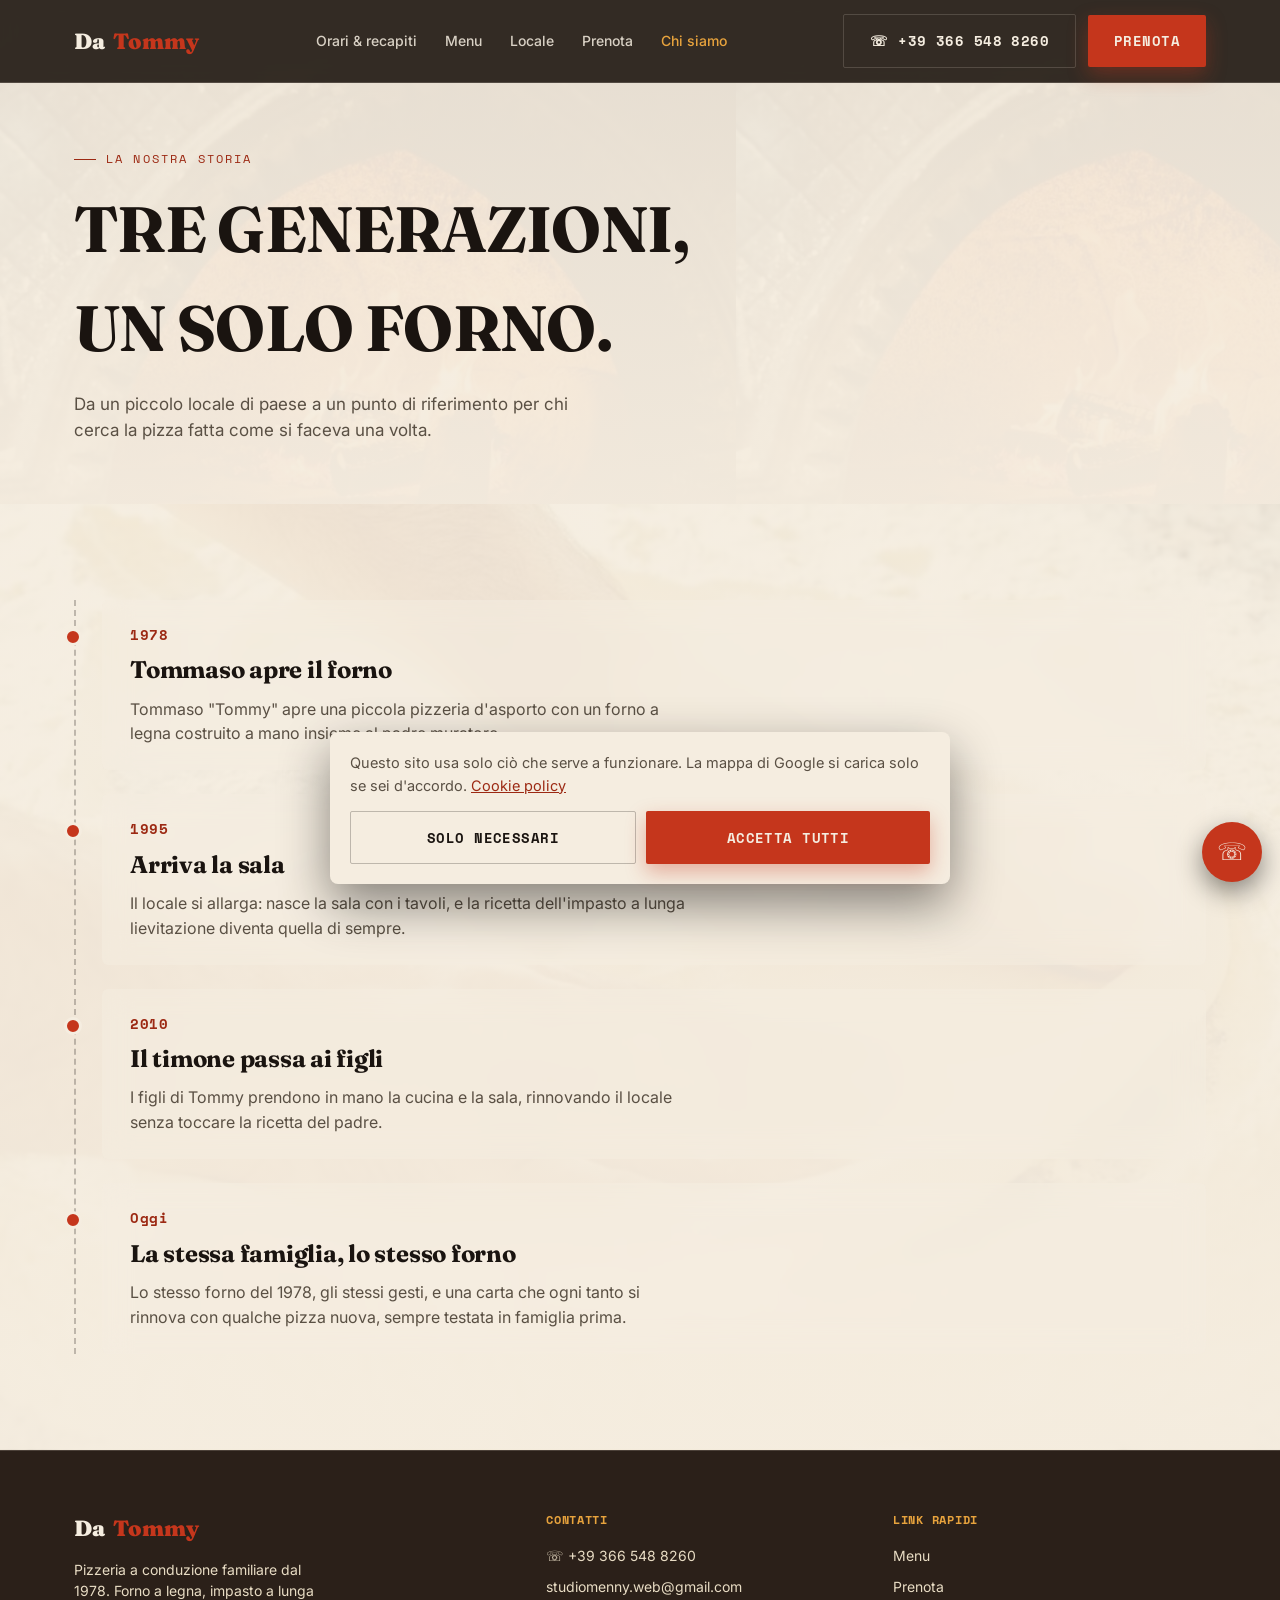
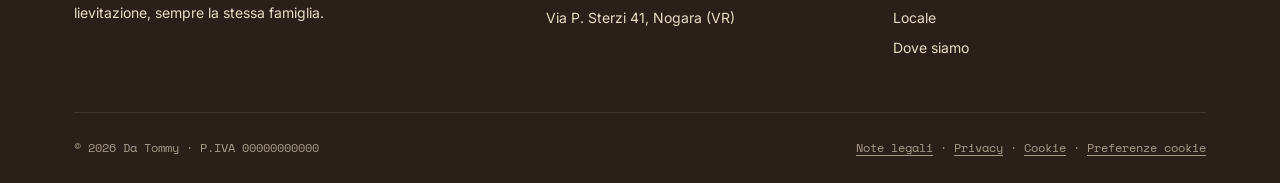
<file: storia.html>
<!DOCTYPE html>
<html lang="it">
<head>
<meta charset="UTF-8">
<meta name="viewport" content="width=device-width, initial-scale=1.0">
<title>Chi siamo — Da Tommy</title>
<link rel="icon" href="data:image/svg+xml,%3Csvg xmlns='http://www.w3.org/2000/svg' viewBox='0 0 100 100'%3E%3Ctext y='.9em' font-size='90'%3E%F0%9F%8D%95%3C/text%3E%3C/svg%3E">
<meta name="description" content="La storia di Da Tommy: tre generazioni, un solo forno a legna, dal 1978 a oggi.">

<meta property="og:type" content="website">
<meta property="og:site_name" content="Da Tommy">
<meta property="og:title" content="Chi siamo — Da Tommy">
<meta property="og:description" content="Tre generazioni, un solo forno a legna: la storia della famiglia Tommy dal 1978 a oggi.">
<meta property="og:image" content="https://menny28.github.io/Da-Tommy/images/forno_a_legna.jpeg">
<meta property="og:url" content="https://menny28.github.io/Da-Tommy/storia.html">
<meta property="og:locale" content="it_IT">
<meta name="twitter:card" content="summary_large_image">
<meta name="twitter:image" content="https://menny28.github.io/Da-Tommy/images/forno_a_legna.jpeg">

<link rel="preconnect" href="https://fonts.googleapis.com">
<link rel="preconnect" href="https://fonts.gstatic.com" crossorigin>
<link href="https://fonts.googleapis.com/css2?family=Fraunces:ital,opsz,wght@0,9..144,400;0,9..144,600;0,9..144,700;0,9..144,900;1,9..144,500&family=Inter:wght@400;500;600;700&family=Space+Mono:wght@400;700&display=swap" rel="stylesheet">
<link rel="stylesheet" href="style.css">
</head>
<body>

<div class="topbar">
  <div class="topbar-inner">
    <a href="index.html" class="logo">Da <span>Tommy</span></a>
    <nav class="nav-links">
      <a href="index.html#orari">Orari &amp; recapiti</a>
      <a href="menu.html">Menu</a>
      <a href="galleria.html">Locale</a>
      <a href="prenota.html">Prenota</a>
      <a href="storia.html" class="current">Chi siamo</a>
    </nav>
    <div class="topbar-actions">
      <a href="tel:+393665488260" class="btn btn-outline">☏ +39 366 548 8260</a>
      <a href="prenota.html" class="btn btn-primary">Prenota</a>
    </div>
    <button class="nav-toggle" id="navToggle" aria-label="Apri menu">☰</button>
  </div>
</div>

<a href="tel:+393665488260" class="call-fab" aria-label="Chiama Da Tommy">☏</a>

<section class="page-hero on-farina photo-bg" style="--bg-photo:url('images/forno_a_legna.jpeg')">
  <div class="wrap">
    <div class="eyebrow">La nostra storia</div>
    <h1>Tre generazioni,<br>un solo forno.</h1>
    <p>Da un piccolo locale di paese a un punto di riferimento per chi cerca la pizza fatta come si faceva una volta.</p>
  </div>
</section>

<section class="section on-farina photo-bg" style="--bg-photo:url('images/impasto.jpeg')">
  <div class="wrap">
    <div class="timeline" id="timeline">
      <div class="tl-item"><div class="tl-year">1978</div><h3>Tommaso apre il forno</h3><p>Tommaso "Tommy" apre una piccola pizzeria d'asporto con un forno a legna costruito a mano insieme al padre muratore.</p></div>
      <div class="tl-item"><div class="tl-year">1995</div><h3>Arriva la sala</h3><p>Il locale si allarga: nasce la sala con i tavoli, e la ricetta dell'impasto a lunga lievitazione diventa quella di sempre.</p></div>
      <div class="tl-item"><div class="tl-year">2010</div><h3>Il timone passa ai figli</h3><p>I figli di Tommy prendono in mano la cucina e la sala, rinnovando il locale senza toccare la ricetta del padre.</p></div>
      <div class="tl-item"><div class="tl-year">Oggi</div><h3>La stessa famiglia, lo stesso forno</h3><p>Lo stesso forno del 1978, gli stessi gesti, e una carta che ogni tanto si rinnova con qualche pizza nuova, sempre testata in famiglia prima.</p></div>
    </div>
  </div>
</section>

<footer>
  <div class="wrap">
    <div class="foot-grid">
      <div>
        <div class="logo footer-logo">Da <span>Tommy</span></div>
        <p class="footer-desc">Pizzeria a conduzione familiare dal 1978. Forno a legna, impasto a lunga lievitazione, sempre la stessa famiglia.</p>
      </div>
      <div>
        <h5>Contatti</h5>
        <ul>
          <li><a href="tel:+393665488260">☏ +39 366 548 8260</a></li>
          <li><a href="mailto:studiomenny.web@gmail.com">studiomenny.web@gmail.com</a></li>
          <li>Via P. Sterzi 41, Nogara (VR)</li>
        </ul>
      </div>
      <div>
        <h5>Link rapidi</h5>
        <ul>
          <li><a href="menu.html">Menu</a></li>
          <li><a href="prenota.html">Prenota</a></li>
          <li><a href="galleria.html">Locale</a></li>
          <li><a href="index.html#mappa">Dove siamo</a></li>
        </ul>
      </div>
    </div>
    <div class="foot-bottom">
      <span>© <span id="year"></span> Da Tommy · P.IVA 00000000000</span>
      <span class="foot-legal"><a href="legale.html#note-legali">Note legali</a> · <a href="legale.html#privacy">Privacy</a> · <a href="legale.html#cookie">Cookie</a> · <button type="button" data-cookie-prefs>Preferenze cookie</button></span>
    </div>
  </div>
</footer>

<script src="script.js"></script>
</body>
</html>
</file>
<file: style.css>
:root{
  --forno: #201811;
  --forno-2: #2b2019;
  --pomodoro: #c5361c;
  --pomodoro-dark: #9c2913;
  --grano: #e8a33d;
  --grano-soft: #f0c274;
  --basilico: #4c5b3d;
  --farina: #f5ede0;
  --farina-dim: #e8dcc4;
  --ink: #1a1410;
  --line: rgba(245,237,224,0.16);
  --shadow: 0 20px 50px rgba(0,0,0,0.35);
  --radius: 4px;
  --ff-display: 'Fraunces', serif;
  --ff-body: 'Inter', sans-serif;
  --ff-mono: 'Space Mono', monospace;
}

*{margin:0;padding:0;box-sizing:border-box;}
html{scroll-behavior:smooth;}
body{
  background: var(--forno);
  color: var(--farina);
  font-family: var(--ff-body);
  line-height: 1.55;
  overflow-x: hidden;
}
a{color:inherit;text-decoration:none;}
img{max-width:100%;display:block;}
ul{list-style:none;}
button{font-family:inherit;cursor:pointer;border:none;}
section{position:relative;}
.wrap{max-width:1180px;margin:0 auto;padding:0 24px;}
h1,h2,h3,h4{font-family:var(--ff-display);font-weight:700;letter-spacing:-0.01em;}
.eyebrow{
  font-family:var(--ff-mono);
  text-transform:uppercase;
  font-size:12px;
  letter-spacing:0.18em;
  color:var(--grano);
  display:flex;
  align-items:center;
  gap:10px;
  margin-bottom:14px;
}
.eyebrow::before{content:"";width:22px;height:1px;background:var(--grano);display:inline-block;}
.panel .eyebrow{margin-bottom:18px;}
.btn{
  display:inline-flex;
  align-items:center;
  gap:10px;
  padding:15px 26px;
  border-radius:2px;
  font-family:var(--ff-mono);
  font-size:14px;
  letter-spacing:0.03em;
  font-weight:700;
  text-transform:uppercase;
  transition:transform .15s ease, box-shadow .15s ease, background .15s ease;
  white-space:nowrap;
}
.btn:active{transform:translateY(1px);}
.btn-primary{background:var(--pomodoro);color:var(--farina);box-shadow:0 8px 20px rgba(197,54,28,0.35);}
.btn-primary:hover{background:var(--pomodoro-dark);}
.btn-outline{background:transparent;color:var(--farina);border:1.5px solid var(--line);}
.btn-outline:hover{border-color:var(--grano);color:var(--grano);}
.btn-ghost{background:var(--grano);color:var(--forno);}
.btn-ghost:hover{background:var(--grano-soft);}
.btn-block{width:100%;justify-content:center;margin-top:6px;}
:focus-visible{outline:2px solid var(--grano);outline-offset:3px;}

/* ---- perforated ticket divider ---- */
.tear{
  height:26px;
  width:100%;
  background:
    radial-gradient(circle 7px at 20px 0, transparent 7px, var(--forno) 7.5px) top/40px 26px repeat-x;
  position:relative;
  z-index:2;
}
.tear.up{transform:scaleY(-1);}

/* ---- topbar ---- */
.topbar{
  position:fixed;top:0;left:0;right:0;
  z-index:100;
  background:rgba(32,24,17,0.9);
  backdrop-filter:blur(8px);
  border-bottom:1px solid var(--line);
}
.topbar-inner{
  display:flex;align-items:center;justify-content:space-between;
  padding:14px 24px;max-width:1180px;margin:0 auto;
}
.logo{
  font-family:var(--ff-display);font-size:22px;font-weight:900;
  display:flex;align-items:baseline;gap:8px;
}
.logo span{color:var(--pomodoro);}
.footer-logo{margin-bottom:14px;}
.footer-desc{color:var(--farina-dim);font-size:14px;max-width:260px;}
.nav-links{display:flex;gap:28px;font-size:14px;font-weight:500;}
.nav-links a{opacity:.85;transition:opacity .15s, color .15s;position:relative;}
.nav-links a:hover{opacity:1;color:var(--grano);}
.nav-links a.current{opacity:1;color:var(--grano);}
.topbar-actions{display:flex;align-items:center;gap:12px;}
.nav-toggle{display:none;background:none;color:var(--farina);font-size:24px;}
@media (max-width:860px){
  .nav-links{display:none;}
  .topbar-actions .btn-outline{display:none;}
  .nav-toggle{display:block;}
}
.nav-links.open{
  display:flex;flex-direction:column;position:fixed;top:64px;left:0;right:0;
  background:var(--forno);padding:20px 24px;border-bottom:1px solid var(--line);gap:16px;
}

/* ---- sticky call bar (mobile) ---- */
.call-fab{
  position:fixed;right:18px;bottom:18px;z-index:99;
  width:60px;height:60px;border-radius:50%;
  background:var(--pomodoro);color:var(--farina);
  display:flex;align-items:center;justify-content:center;
  box-shadow:0 10px 26px rgba(0,0,0,0.45);
  font-size:24px;
  animation:pulse 2.6s ease-in-out infinite;
}
@keyframes pulse{
  0%,100%{box-shadow:0 10px 26px rgba(0,0,0,0.45), 0 0 0 0 rgba(197,54,28,0.5);}
  50%{box-shadow:0 10px 26px rgba(0,0,0,0.45), 0 0 0 10px rgba(197,54,28,0);}
}

/* ---- HERO ---- */
.hero{
  min-height:100vh;
  display:flex;align-items:center;
  padding:120px 0 80px;
  background:
    radial-gradient(ellipse 700px 420px at 82% 18%, rgba(197,54,28,0.35), transparent 60%),
    radial-gradient(ellipse 500px 380px at 10% 90%, rgba(232,163,61,0.14), transparent 60%),
    var(--forno);
  position:relative;
  overflow:hidden;
}
.ember{
  position:absolute;bottom:-20px;
  width:5px;height:5px;border-radius:50%;
  background:var(--grano);
  opacity:0;
  filter:blur(0.3px);
  animation:rise 6s ease-in infinite;
}
@keyframes rise{
  0%{opacity:0;transform:translateY(0) translateX(0);}
  10%{opacity:.9;}
  80%{opacity:.5;}
  100%{opacity:0;transform:translateY(-620px) translateX(var(--drift,30px));}
}
.hero-grid{
  display:grid;grid-template-columns:1.15fr 0.85fr;gap:50px;align-items:center;
}
@media (max-width:900px){.hero-grid{grid-template-columns:1fr;}}
.stamp{
  width:104px;height:104px;border-radius:50%;
  border:1.5px dashed var(--grano);
  display:flex;align-items:center;justify-content:center;flex-direction:column;
  font-family:var(--ff-mono);color:var(--grano);text-align:center;
  transform:rotate(-9deg);
  font-size:11px;line-height:1.3;letter-spacing:.05em;
  margin-bottom:26px;
}
.stamp b{font-size:20px;font-family:var(--ff-display);color:var(--farina);display:block;}
.hero h1{
  font-size:clamp(48px,7vw,92px);
  line-height:0.95;
  color:var(--farina);
  text-transform:uppercase;
}
.hero h1 em{
  font-style:italic;color:var(--pomodoro);
  -webkit-text-stroke:0;
}
.hero p.lede{
  font-size:19px;max-width:480px;margin-top:22px;color:var(--farina-dim);
}
.hero-actions{display:flex;gap:14px;margin-top:36px;flex-wrap:wrap;}
.hero-meta{
  display:flex;gap:26px;margin-top:44px;flex-wrap:wrap;
  font-family:var(--ff-mono);font-size:12px;color:var(--farina-dim);
}
.hero-meta strong{display:block;color:var(--grano);font-size:20px;font-family:var(--ff-display);font-style:italic;}

.oven{
  position:relative;
  aspect-ratio:1/1;
  max-width:300px;
  margin:0 auto;
  display:flex;align-items:center;justify-content:center;
}
.oven::before{
  content:"";position:absolute;inset:6%;border-radius:50%;
  background:radial-gradient(circle, rgba(197,54,28,0.42), transparent 70%);
  filter:blur(14px);
  animation:glow 4s ease-in-out infinite;
}
@keyframes glow{0%,100%{opacity:.55;}50%{opacity:.9;}}
.pizza-plate{
  position:relative;width:64%;aspect-ratio:1/1;
  animation:spin 22s linear infinite;
  filter:drop-shadow(0 14px 20px rgba(0,0,0,0.5));
  border-radius:50%;overflow:hidden;
}
.pizza-plate img{
  width:100%;height:100%;object-fit:cover;border-radius:50%;
  display:block;
}
@keyframes spin{to{transform:rotate(360deg);}}
.steam{
  position:absolute;bottom:8%;width:4px;height:20px;border-radius:99px;
  background:rgba(245,237,224,0.5);filter:blur(2px);
  animation:steam-rise 4.5s ease-in infinite;
  opacity:0;
}
.steam:nth-child(1){left:44%;animation-delay:0s;}
.steam:nth-child(2){left:52%;animation-delay:1.4s;}
.steam:nth-child(3){left:60%;animation-delay:2.6s;}
@keyframes steam-rise{
  0%{opacity:0;transform:translateY(0) scaleY(0.6);}
  18%{opacity:.5;}
  100%{opacity:0;transform:translateY(-100px) scaleY(1.3) translateX(12px);}
}

@media (prefers-reduced-motion: reduce){
  *{animation-duration:0.001ms !important; animation-iteration-count:1 !important; transition-duration:0.001ms !important;}
}

/* ---- section shared ---- */
.section{padding:96px 0;}
.section--gap-top{padding-top:150px;}
.section-head{
  display:flex;justify-content:space-between;align-items:flex-end;gap:24px;
  margin-bottom:52px;flex-wrap:wrap;
}
.section-head h2{font-size:clamp(32px,4.2vw,52px);text-transform:uppercase;}
.section-head p{max-width:420px;color:var(--farina-dim);}
.on-farina{background:var(--farina);color:var(--ink);}
.on-farina .eyebrow{color:var(--pomodoro-dark);}
.on-farina .eyebrow::before{background:var(--pomodoro-dark);}
.on-farina .section-head p{color:#5a5044;}

/* ---- pagina interna (hero pi\u00f9 basso, non full screen) ---- */
.page-hero{
  padding:150px 0 60px;
  background:
    radial-gradient(ellipse 600px 360px at 85% 10%, rgba(197,54,28,0.28), transparent 60%),
    var(--forno);
}
.page-hero.on-farina{background:var(--farina);}
.page-hero .eyebrow{margin-bottom:10px;}
.page-hero h1{font-size:clamp(38px,5.5vw,64px);text-transform:uppercase;}
.page-hero p{max-width:520px;color:var(--farina-dim);margin-top:14px;font-size:17px;}
.page-hero.on-farina p{color:#5a5044;}

/* ---- STORIA / timeline ---- */
.timeline{position:relative;padding-left:26px;border-left:2px dashed rgba(26,20,16,0.25);}
.tl-item{
  position:relative;padding:24px 28px;margin-bottom:24px;border-radius:6px;
  background:rgba(245,237,224,0.55);backdrop-filter:blur(14px);-webkit-backdrop-filter:blur(14px);
  opacity:0;transform:translateY(18px);transition:opacity .6s ease, transform .6s ease;
}
.tl-item.in{opacity:1;transform:translateY(0);}
.tl-item:last-child{margin-bottom:0;}
.tl-item::before{
  content:"";position:absolute;left:-38px;top:28px;width:12px;height:12px;border-radius:50%;
  background:var(--pomodoro);border:3px solid var(--farina);
}
.tl-year{font-family:var(--ff-mono);font-weight:700;color:var(--pomodoro-dark);font-size:14px;letter-spacing:.05em;}
.tl-item h3{font-size:24px;margin:6px 0 8px;}
.tl-item p{color:#5a5044;max-width:560px;}

/* ---- MENU ---- */
.menu-tabs{display:flex;gap:10px;margin-bottom:30px;}
.tab-btn{
  padding:12px 24px;border-radius:999px;border:1.5px solid var(--line);
  font-family:var(--ff-mono);font-size:13px;color:var(--farina-dim);
  text-transform:uppercase;letter-spacing:.04em;transition:.15s;font-weight:700;
  background:transparent;
}
.tab-btn:hover{border-color:var(--pomodoro);color:var(--pomodoro-dark);}
.tab-btn.active{background:var(--pomodoro);border-color:var(--pomodoro);color:var(--farina);}
.ristorante-category{margin-bottom:38px;}
.ristorante-category:last-child{margin-bottom:0;}
.ristorante-category h3{
  font-family:var(--ff-mono);text-transform:uppercase;font-size:13px;letter-spacing:.12em;
  color:var(--grano);margin-bottom:14px;padding-bottom:10px;border-bottom:1px solid var(--line);
}
.dish-row{display:flex;justify-content:space-between;gap:16px;padding:13px 0;border-bottom:1px dashed var(--line);}
.dish-row:last-child{border-bottom:none;}
.dish-name{font-size:16px;font-weight:600;}
.dish-ing{font-size:13.5px;color:var(--farina-dim);margin-top:3px;}
.dish-price{font-family:var(--ff-mono);color:var(--grano);font-weight:700;white-space:nowrap;padding-top:2px;}
.filters{display:flex;gap:10px;flex-wrap:wrap;margin-bottom:34px;}
.chip{
  padding:10px 18px;border-radius:999px;border:1.5px solid var(--line);
  font-family:var(--ff-mono);font-size:13px;color:var(--farina-dim);
  display:flex;align-items:center;gap:8px;transition:.15s;
  background:transparent;
}
.chip:hover{border-color:var(--grano);color:var(--grano);}
.chip.active{background:var(--grano);border-color:var(--grano);color:var(--forno);font-weight:700;}
.menu-grid{display:grid;grid-template-columns:repeat(auto-fill,minmax(280px,1fr));gap:2px;background:var(--line);border:1px solid var(--line);}
.menu-card{
  background:rgba(43,32,25,0.55);backdrop-filter:blur(16px);-webkit-backdrop-filter:blur(16px);
  cursor:pointer;transition:background .15s;
  display:flex;flex-direction:column;
}
.menu-card:hover{background:rgba(43,32,25,0.75);}
.menu-card-photo{
  aspect-ratio:4/3;overflow:hidden;background:var(--forno-2);
}
.menu-card-photo img{width:100%;height:100%;object-fit:cover;display:block;transition:transform .35s ease;}
.menu-card:hover .menu-card-photo img{transform:scale(1.05);}
.menu-card-photo.placeholder{
  display:flex;flex-direction:column;align-items:center;justify-content:center;gap:6px;
  color:var(--farina-dim);opacity:.6;font-family:var(--ff-mono);font-size:11px;
}
.menu-card-body{padding:22px 24px 24px;display:flex;flex-direction:column;gap:10px;flex:1;}
.menu-card-top{display:flex;justify-content:space-between;align-items:baseline;gap:10px;}
.menu-card h4{font-size:19px;}
.menu-price{font-family:var(--ff-mono);color:var(--grano);font-weight:700;font-size:16px;white-space:nowrap;}
.menu-card .ingredients{font-size:13.5px;color:var(--farina-dim);}
.tags{display:flex;gap:6px;flex-wrap:wrap;margin-top:4px;}
.tag{font-family:var(--ff-mono);font-size:10.5px;padding:4px 9px;border-radius:99px;text-transform:uppercase;letter-spacing:.04em;font-weight:700;}
.tag.veg{background:#7c9a63;color:#12200a;}
.tag.gf{background:var(--grano);color:#2b1a05;}
.tag.hot{background:#e2603f;color:#2b0a02;}
.menu-hint{margin-top:auto;font-family:var(--ff-mono);font-size:11px;color:var(--farina-dim);opacity:.6;padding-top:6px;}

.modal-backdrop{
  position:fixed;inset:0;background:rgba(10,7,4,0.72);z-index:200;
  display:flex;align-items:center;justify-content:center;padding:20px;
  opacity:0;pointer-events:none;transition:opacity .2s ease;
}
.modal-backdrop.open{opacity:1;pointer-events:auto;}
.modal{
  background:var(--farina);color:var(--ink);max-width:520px;width:100%;
  border-radius:6px;overflow:hidden;transform:translateY(16px);transition:transform .2s ease;
  box-shadow:var(--shadow);
}
.modal-backdrop.open .modal{transform:translateY(0);}
.modal-photo{
  aspect-ratio:16/9;
  background:var(--farina-dim);
  display:flex;flex-direction:column;align-items:center;justify-content:center;gap:8px;
  color:#8a7d64;border-bottom:2px dashed rgba(26,20,16,0.2);
  overflow:hidden;
}
.modal-photo img{width:100%;height:100%;object-fit:cover;display:block;}
.modal-body{padding:26px 28px 30px;}
.modal-body h3{font-size:26px;margin-bottom:6px;}
.modal-price{font-family:var(--ff-mono);color:var(--pomodoro-dark);font-weight:700;font-size:18px;margin-bottom:14px;}
.modal-body p{color:#5a5044;margin-bottom:14px;}
.modal-close{position:absolute;top:14px;right:14px;background:rgba(26,20,16,0.5);color:#fff;width:32px;height:32px;border-radius:50%;font-size:16px;}

/* ---- GALLERIA ---- */
.gallery-grid{display:grid;grid-template-columns:repeat(auto-fit,minmax(220px,1fr));gap:16px;}
.photo-slot{
  aspect-ratio:4/3;border:1.5px dashed var(--line);border-radius:6px;
  display:flex;flex-direction:column;align-items:center;justify-content:center;gap:10px;
  color:var(--farina-dim);font-family:var(--ff-mono);font-size:12px;text-align:center;padding:16px;
  transition:border-color .2s, color .2s;
  position:relative;overflow:hidden;
}
.photo-slot:hover{border-color:var(--grano);color:var(--grano);}
.photo-slot svg{opacity:.7;width:34px;height:34px;}
.photo-slot.tall{grid-row:span 2;aspect-ratio:auto;}
.photo-slot.filled{border-style:solid;border-color:var(--line);padding:0;}
.photo-slot.filled img{
  width:100%;height:100%;object-fit:cover;display:block;
  transition:transform .4s ease;
}
.photo-slot.filled:hover img{transform:scale(1.06);}
.photo-slot.filled:hover{border-color:var(--grano);}
.photo-caption{
  position:absolute;left:0;right:0;bottom:0;padding:10px 14px;
  background:linear-gradient(to top, rgba(15,10,6,0.85), transparent);
  color:var(--farina);font-family:var(--ff-mono);font-size:11.5px;text-align:left;
}

/* ---- ORARI + widgets ---- */
.split{display:grid;grid-template-columns:1fr 1fr;gap:2px;background:var(--line);border:1px solid var(--line);}
@media (max-width:800px){.split{grid-template-columns:1fr;}}
.split--gap-lg{margin-bottom:56px;}
.split-3{grid-template-columns:0.9fr 1fr 1fr;}
@media (max-width:980px){.split-3{grid-template-columns:1fr 1fr;}}
@media (max-width:640px){.split-3{grid-template-columns:1fr;}}
.panel{background:rgba(43,32,25,0.55);backdrop-filter:blur(16px);-webkit-backdrop-filter:blur(16px);padding:38px;}
.panel-light{background:rgba(245,237,224,0.78);backdrop-filter:blur(16px);-webkit-backdrop-filter:blur(16px);color:var(--ink);}
.panel-light h3{font-size:20px;margin-bottom:8px;}
.panel-light p{color:#5a5044;font-size:14.5px;}
.contact-list{font-family:var(--ff-mono);font-size:14px;line-height:2.4;}
.status-badge{
  display:inline-flex;align-items:center;gap:8px;
  font-family:var(--ff-mono);font-size:13px;padding:8px 14px;border-radius:99px;
  margin-bottom:22px;background:rgba(76,91,61,0.25);color:#9db387;
}
.status-badge.closed{background:rgba(197,54,28,0.2);color:#ff9878;}
.status-dot{width:8px;height:8px;border-radius:50%;background:currentColor;}
.hours-row{display:flex;justify-content:space-between;padding:11px 0;border-bottom:1px solid var(--line);font-size:14.5px;}
.hours-row:last-child{border-bottom:none;}
.hours-row.today{color:var(--grano);font-weight:700;}
.hours-row span:last-child{font-family:var(--ff-mono);color:var(--farina-dim);}
.hours-row.today span:last-child{color:var(--grano);}

.weather-widget{display:flex;align-items:center;gap:20px;}
.weather-icon{font-size:44px;}
.weather-suggest{font-family:var(--ff-display);font-style:italic;font-size:19px;color:var(--grano-soft);margin-top:10px;}
.panel-light .weather-suggest{color:var(--pomodoro-dark);}
.panel-light .weather-place{color:#8a7d64;}
.weather-temp{font-family:var(--ff-mono);font-size:34px;font-weight:700;}
.weather-place{font-family:var(--ff-mono);font-size:12px;color:var(--farina-dim);}

/* ---- RECENSIONI ---- */
.reviews-track{display:grid;grid-template-columns:repeat(auto-fit,minmax(280px,1fr));gap:2px;background:var(--line);border:1px solid var(--line);}
.review-card{background:rgba(43,32,25,0.55);backdrop-filter:blur(16px);-webkit-backdrop-filter:blur(16px);padding:26px;}
.stars{color:var(--grano);letter-spacing:2px;margin-bottom:12px;font-size:15px;}
.review-card p{color:var(--farina-dim);font-size:14.5px;margin-bottom:14px;}
.review-who{font-family:var(--ff-mono);font-size:12px;color:var(--farina-dim);opacity:.7;}

/* ---- PRENOTA ---- */
.book-grid{display:grid;grid-template-columns:1fr 1fr;gap:50px;align-items:start;}
@media (max-width:860px){.book-grid{grid-template-columns:1fr;}}
.field{margin-bottom:18px;}
.field label{display:block;font-family:var(--ff-mono);font-size:12px;text-transform:uppercase;letter-spacing:.05em;color:#8a7d64;margin-bottom:7px;}
.field input,.field select,.field textarea{
  width:100%;padding:13px 14px;border:1.5px solid rgba(26,20,16,0.2);border-radius:3px;
  background:#fff;font-family:var(--ff-body);font-size:15px;color:var(--ink);
}
.field input:focus,.field select:focus,.field textarea:focus{border-color:var(--pomodoro-dark);}
.field-row{display:grid;grid-template-columns:1fr 1fr;gap:14px;}
.ticket-card{
  background:rgba(43,32,25,0.6);backdrop-filter:blur(16px);-webkit-backdrop-filter:blur(16px);
  border:1.5px dashed var(--grano);border-radius:6px;padding:30px;
  font-family:var(--ff-mono);color:var(--farina);
}
.ticket-card h4{font-family:var(--ff-display);font-style:italic;color:var(--grano);font-size:22px;margin-bottom:14px;}
.ticket-placeholder{opacity:.55;}
.ticket-line{font-size:13px;line-height:1.9;}
.confirm-box{display:none;margin-top:20px;padding:18px;border:1.5px dashed var(--basilico);border-radius:4px;background:rgba(76,91,61,0.15);}
.confirm-box.show{display:block;}
.confirm-box p{font-family:var(--ff-mono);font-size:13px;color:#c8d6bd;}

/* ---- MAPPA ---- */
.map-wrap{border:1px solid var(--line);border-radius:8px;overflow:hidden;height:380px;}
.map-wrap iframe{width:100%;height:100%;border:0;filter:grayscale(0.35) invert(0.92) contrast(0.9);}
.map-actions{display:flex;gap:12px;margin-top:20px;flex-wrap:wrap;}

/* ---- FOOTER ---- */
footer{background:var(--forno-2);padding:60px 0 26px;border-top:1px solid var(--line);}
.foot-grid{display:grid;grid-template-columns:1.4fr 1fr 1fr;gap:34px;margin-bottom:44px;}
@media (max-width:800px){.foot-grid{grid-template-columns:1fr 1fr;}}
.foot-grid h5{font-family:var(--ff-mono);font-size:12px;text-transform:uppercase;letter-spacing:.06em;color:var(--grano);margin-bottom:16px;}
.foot-grid li{margin-bottom:9px;font-size:14px;color:var(--farina-dim);}
.foot-grid a:hover{color:var(--grano);}
.foot-bottom{display:flex;justify-content:space-between;padding-top:26px;border-top:1px solid var(--line);font-family:var(--ff-mono);font-size:12px;color:var(--farina-dim);opacity:.65;flex-wrap:wrap;gap:10px;}

.reveal{opacity:0;transform:translateY(24px);transition:opacity .7s ease, transform .7s ease;}
.reveal.in{opacity:1;transform:translateY(0);}
.reveal:nth-child(2){transition-delay:.08s;}
.reveal:nth-child(3){transition-delay:.16s;}
.reveal:nth-child(4){transition-delay:.24s;}
.reveal:nth-child(5){transition-delay:.32s;}
.reveal:nth-child(6){transition-delay:.4s;}

/* ---- SFONDI FOTOGRAFICI SFUMATI ---- */
.photo-bg{
  background-image:
    linear-gradient(180deg, rgba(32,24,17,0.88), rgba(32,24,17,0.97)),
    var(--bg-photo);
  background-size:cover;
  background-position:center;
}
.photo-bg.on-farina{
  background-image:
    linear-gradient(180deg, rgba(245,237,224,0.93), rgba(245,237,224,0.98)),
    var(--bg-photo);
}

/* ---- GLASSMORPHISM ---- */
.glass{
  background:rgba(43,32,25,0.55);
  backdrop-filter:blur(16px);
  -webkit-backdrop-filter:blur(16px);
  border:1px solid rgba(245,237,224,0.12);
}
.glass-light{
  background:rgba(245,237,224,0.72);
  backdrop-filter:blur(16px);
  -webkit-backdrop-filter:blur(16px);
  border:1px solid rgba(26,20,16,0.08);
}

/* ---- footer: link legali ---- */
.foot-legal a,.foot-legal button{color:inherit;text-decoration:underline;text-underline-offset:3px;background:none;border:0;font:inherit;cursor:pointer;padding:0;}
.foot-legal a:hover,.foot-legal button:hover{color:var(--grano);}

/* ---- mappa con consenso ---- */
.map-wrap{position:relative;}
.map-consent{position:absolute;inset:0;display:flex;flex-direction:column;align-items:center;justify-content:center;gap:16px;text-align:center;padding:24px;background:var(--forno-2);}
.map-consent p{color:var(--farina-dim);max-width:380px;font-size:14.5px;}

/* ---- banner cookie ---- */
.cookie-bar{
  position:fixed;left:16px;right:16px;bottom:16px;z-index:300;max-width:620px;margin:0 auto;
  background:var(--farina);color:var(--ink);border-radius:8px;padding:20px;
  box-shadow:0 20px 50px rgba(0,0,0,.45);display:none;
}
.cookie-bar.show{display:block;}
.cookie-bar p{font-size:14.5px;color:#5a5044;}
.cookie-bar a{color:var(--pomodoro-dark);text-decoration:underline;}
.cookie-actions{display:flex;gap:10px;flex-wrap:wrap;margin-top:14px;}
.cookie-actions .btn{flex:1;justify-content:center;}
.cookie-bar .btn-outline{color:var(--ink);border-color:rgba(26,20,16,.25);}

/* ---- pagina legale ---- */
.legal-wrap{max-width:780px;}
.legal h2{font-size:clamp(28px,3.5vw,38px);margin:50px 0 16px;text-transform:uppercase;scroll-margin-top:90px;}
.legal h3{font-size:19px;margin:24px 0 8px;}
.legal p,.legal li{color:#5a5044;margin-bottom:10px;}
.legal ul{list-style:disc;padding-left:22px;}
.legal a{color:var(--pomodoro-dark);text-decoration:underline;}
.legal-note{background:var(--farina-dim);border-radius:6px;padding:14px 16px;font-size:14.5px;}
</file>
